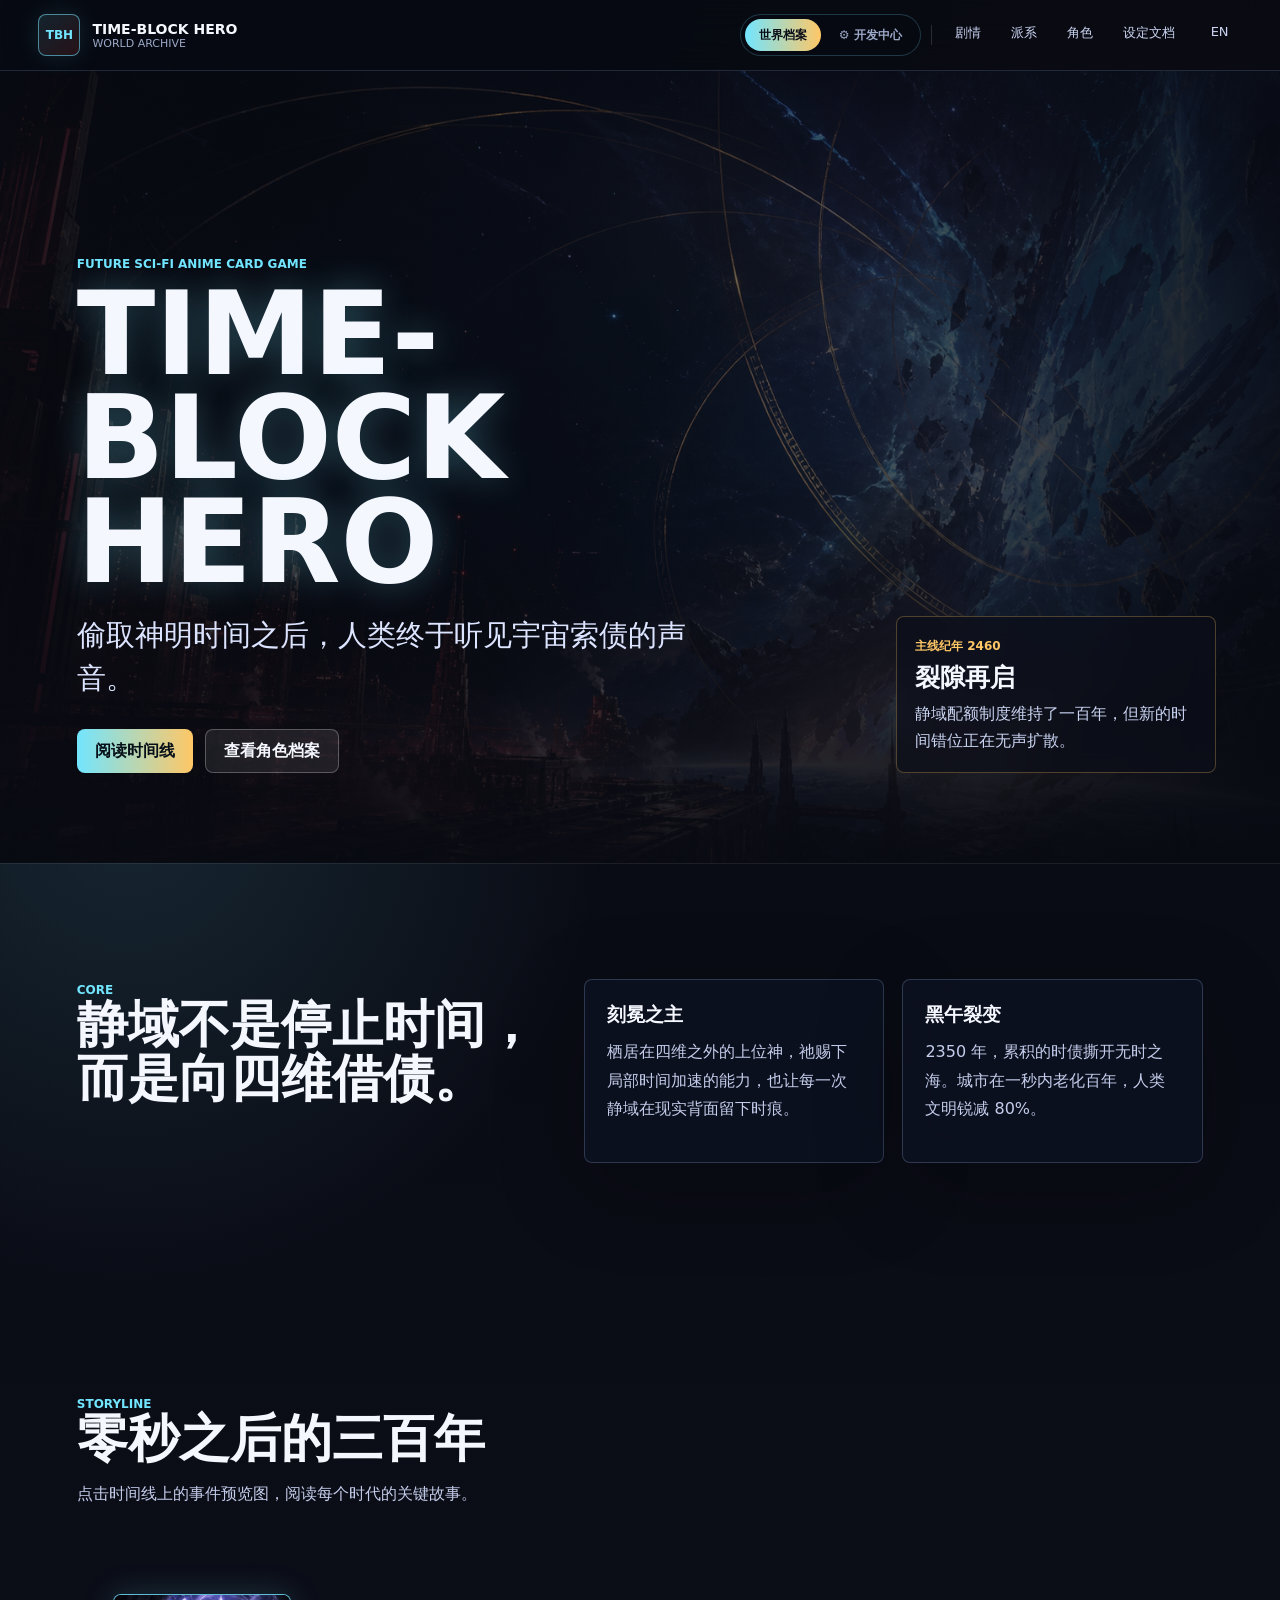
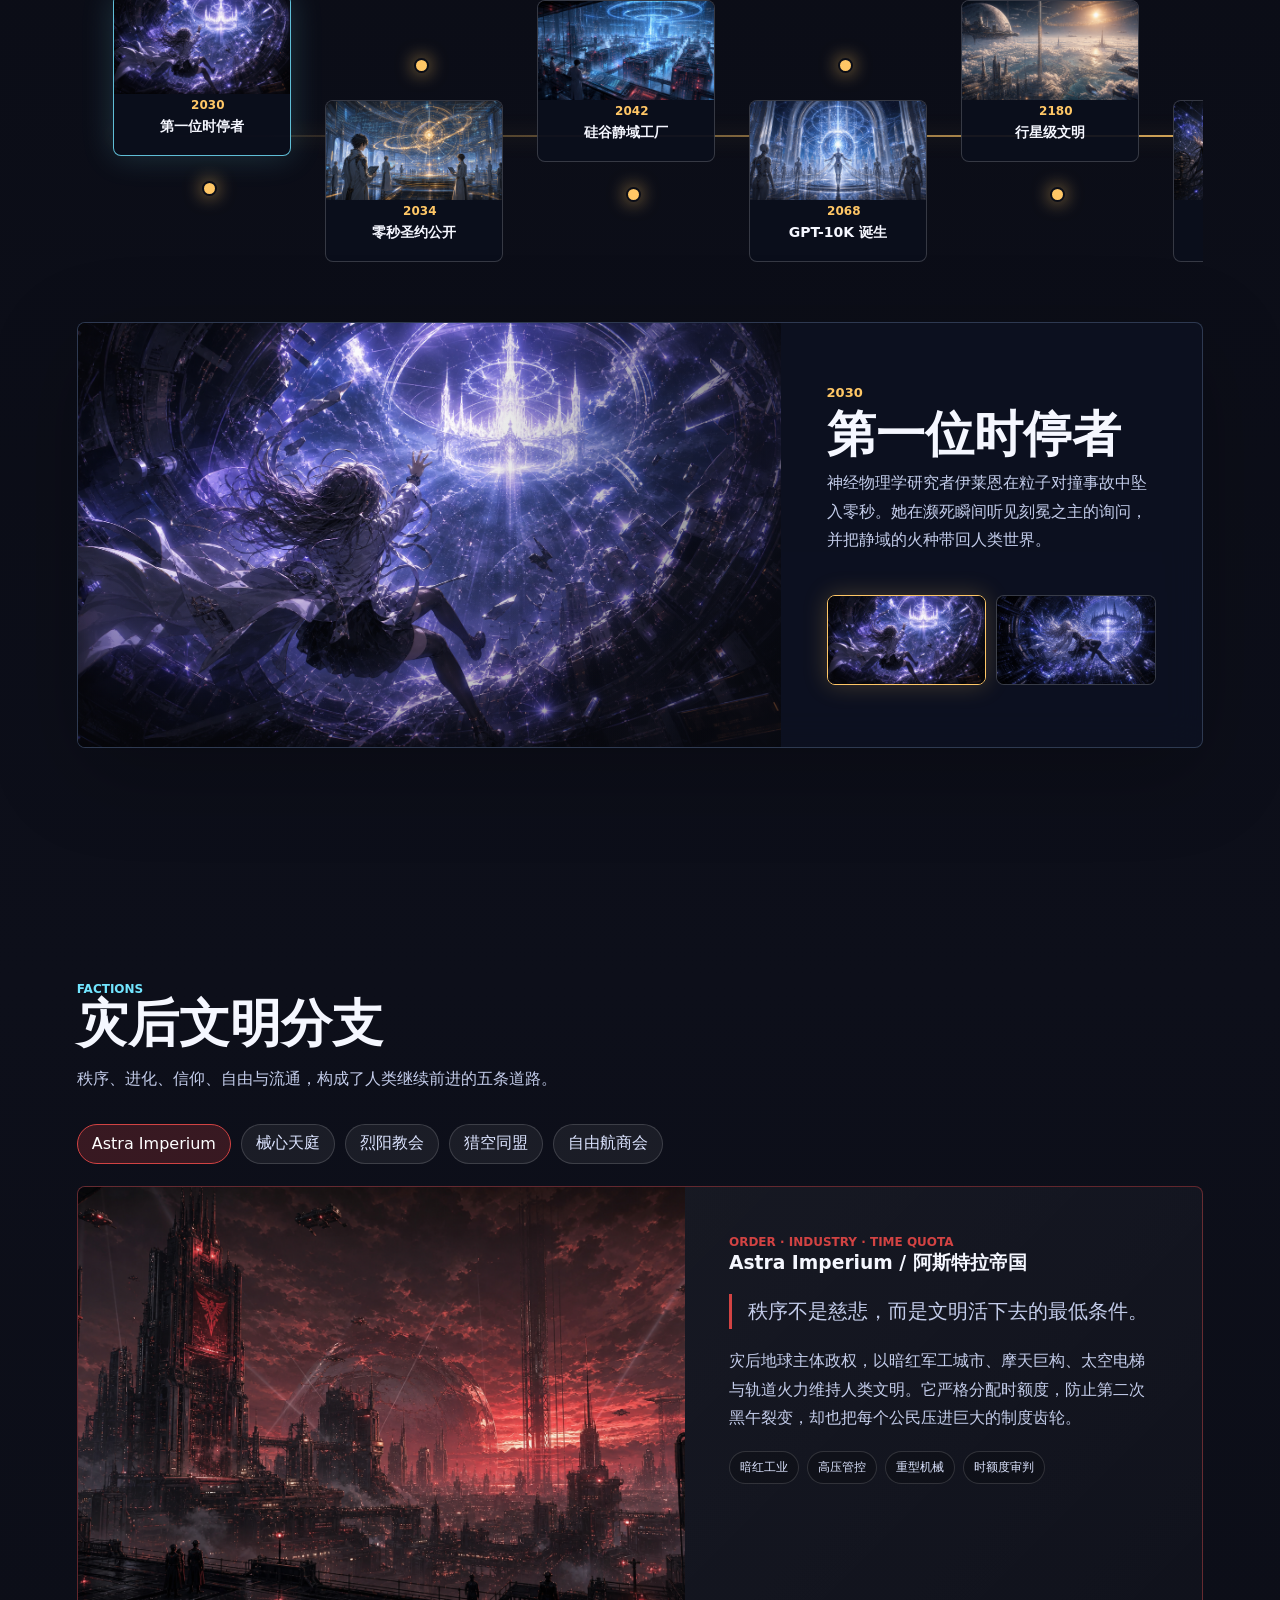
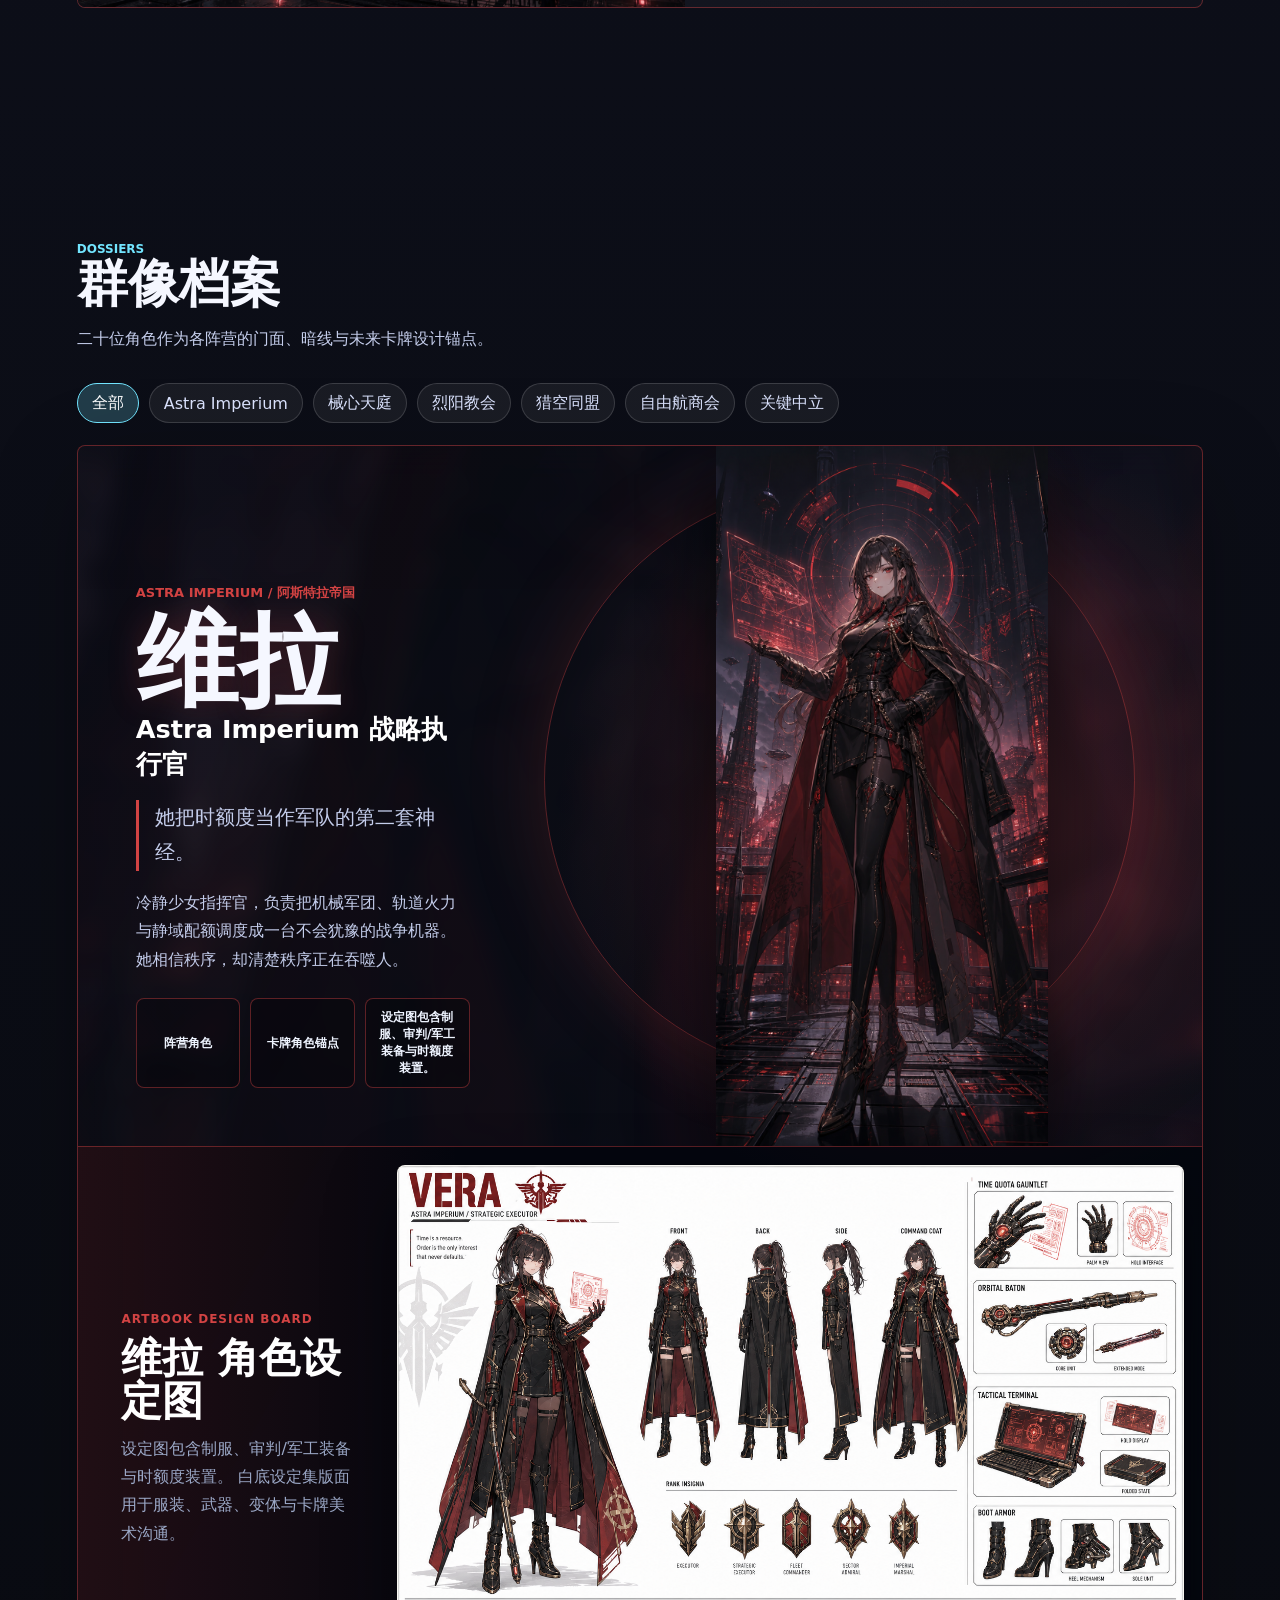
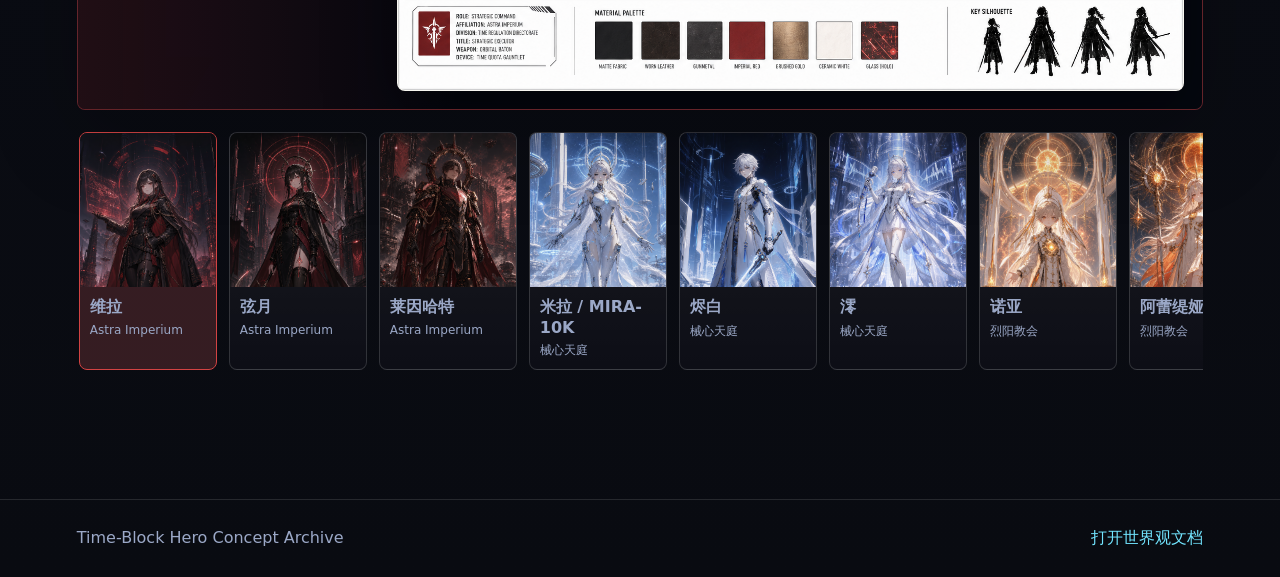
<file: index.html>
<!doctype html>
<html lang="zh-CN">
  <head>
    <meta charset="utf-8" />
    <meta name="viewport" content="width=device-width, initial-scale=1" />
    <title>Time-Block Hero | 世界观概念展示</title>
    <meta
      name="description"
      content="Time-Block Hero 的科幻二游风世界观、剧情时间线、派系概念与角色档案展示站。"
    />
    <link rel="stylesheet" href="./styles.css" />
  </head>
  <body>
    <header class="site-header">
      <a class="brand" href="#top" aria-label="Time-Block Hero 首页">
        <span class="brand-mark">TBH</span>
        <span>
          <strong>TIME-BLOCK HERO</strong>
          <small>World Archive</small>
        </span>
      </a>
      <nav class="nav" aria-label="页面导航">
        <div class="mode-toggle" role="group" aria-label="模式切换">
          <button class="mode-btn is-active" data-mode="archive" type="button">世界档案</button>
          <button class="mode-btn" data-mode="devhub" type="button">⚙ 开发中心</button>
        </div>
        <span class="nav-divider"></span>
        <div class="nav-links nav-archive-links">
          <a href="#timeline">剧情</a>
          <a href="#factions">派系</a>
          <a href="#characters">角色</a>
          <a href="#" id="worldBibleBtn">设定文档</a>
        </div>
        <div class="nav-links nav-devhub-links" style="display:none">
          <a href="#dev-intro">游戏介绍</a>
          <a href="#dev-rules">游戏规则</a>
          <a href="#dev-progress">设计进度</a>
          <a href="#dev-cards">卡牌中心</a>
          <a href="#dev-assets">资产库</a>
        </div>
        <a href="./index-en.html" class="nav-lang">EN</a>
      </nav>
    </header>

    <main id="top">
      <section class="hero-section" aria-labelledby="hero-title">
        <img class="hero-art" src="./assets/generated/hero-main.png" alt="" />
        <div class="hero-vignette"></div>
        <div class="hero-copy">
          <p class="eyebrow">Future Sci-Fi Anime Card Game</p>
          <h1 id="hero-title">TIME-BLOCK HERO</h1>
          <p class="hero-line">偷取神明时间之后，人类终于听见宇宙索债的声音。</p>
          <div class="hero-actions">
            <a class="primary-link" href="#timeline">阅读时间线</a>
            <a class="secondary-link" href="#characters">查看角色档案</a>
          </div>
        </div>
        <aside class="hero-status" aria-label="世界状态">
          <span>主线纪年 2460</span>
          <strong>裂隙再启</strong>
          <p>静域配额制度维持了一百年，但新的时间错位正在无声扩散。</p>
        </aside>
      </section>

      <section class="section intro-grid" aria-label="核心设定">
        <article>
          <span class="section-kicker">CORE</span>
          <h2>静域不是停止时间，而是向四维借债。</h2>
        </article>
        <article class="glass-panel">
          <h3>刻冕之主</h3>
          <p>栖居在四维之外的上位神，祂赐下局部时间加速的能力，也让每一次静域在现实背面留下时痕。</p>
        </article>
        <article class="glass-panel">
          <h3>黑午裂变</h3>
          <p>2350 年，累积的时债撕开无时之海。城市在一秒内老化百年，人类文明锐减 80%。</p>
        </article>
      </section>

      <section id="timeline" class="section timeline-section" aria-labelledby="timeline-title">
        <div class="section-heading">
          <span class="section-kicker">STORYLINE</span>
          <h2 id="timeline-title">零秒之后的三百年</h2>
          <p>点击时间线上的事件预览图，阅读每个时代的关键故事。</p>
        </div>
        <div class="timeline-shell">
          <div class="timeline-track" id="timelineTrack" aria-label="剧情时间线"></div>
        </div>
        <article class="detail-panel" id="timelineDetail" aria-live="polite"></article>
      </section>

      <section id="factions" class="section factions-section" aria-labelledby="factions-title">
        <div class="section-heading">
          <span class="section-kicker">FACTIONS</span>
          <h2 id="factions-title">灾后文明分支</h2>
          <p>秩序、进化、信仰、自由与流通，构成了人类继续前进的五条道路。</p>
        </div>
        <div class="faction-tabs" id="factionTabs" aria-label="派系切换"></div>
        <div class="faction-feature" id="factionFeature"></div>
      </section>

      <section id="characters" class="section characters-section" aria-labelledby="characters-title">
        <div class="section-heading">
          <span class="section-kicker">DOSSIERS</span>
          <h2 id="characters-title">群像档案</h2>
          <p>二十位角色作为各阵营的门面、暗线与未来卡牌设计锚点。</p>
        </div>
        <div class="character-filters" id="characterFilters" aria-label="角色筛选"></div>
        <div class="character-layout">
          <div class="character-list" id="characterList" aria-label="角色列表"></div>
          <article class="character-detail" id="characterDetail" aria-live="polite"></article>
        </div>
      </section>
    </main>

    <!-- ═══════════════════════════════════════════════════════ -->
    <!--  开发中心 DEV HUB                                       -->
    <!-- ═══════════════════════════════════════════════════════ -->
    <div id="devhub-main" style="display:none">

      <!-- Dev Hub 概览 Hero -->
      <section class="devhub-hero section">
        <div class="devhub-hero-content">
          <span class="section-kicker">INTERNAL DEV HUB · TIME-BLOCK HERO</span>
          <h2>开发中心</h2>
          <p>游戏介绍、规则文档、设计进度与资产索引的内部集合站。<br>在这里跟踪项目当前状态，对齐团队设计方向。</p>
          <div class="devhub-status-bar">
            <span class="status-chip chip-wip">🔨 开发中</span>
            <span class="devhub-meta">卡牌游戏 · 科幻二次元 · Unity 6 · 20 角色</span>
          </div>
        </div>
        <div class="devhub-quick-nav">
          <a class="quick-nav-card" href="#dev-intro">
            <span class="quick-nav-icon">📖</span>
            <strong>游戏介绍</strong>
            <span>核心设定与玩法概述</span>
          </a>
          <a class="quick-nav-card" href="#dev-rules">
            <span class="quick-nav-icon">📋</span>
            <strong>游戏规则</strong>
            <span>卡牌机制与对战流程</span>
          </a>
          <a class="quick-nav-card" href="#dev-progress">
            <span class="quick-nav-icon">📊</span>
            <strong>设计进度</strong>
            <span>角色 · 派系 · 卡牌</span>
          </a>
          <a class="quick-nav-card" href="#dev-cards">
            <span class="quick-nav-icon">🃏</span>
            <strong>卡牌中心</strong>
            <span>浏览 &amp; 筛选所有卡牌</span>
          </a>
          <a class="quick-nav-card" href="#dev-assets">
            <span class="quick-nav-icon">🎨</span>
            <strong>资产库</strong>
            <span>图档 · 设定图 · 派系图</span>
          </a>
        </div>
      </section>

      <!-- 游戏介绍 -->
      <section id="dev-intro" class="section" scroll-margin-top="92px">
        <div class="section-heading">
          <span class="section-kicker">GAME INTRO</span>
          <h2>游戏介绍</h2>
          <p>Time-Block Hero 的类型定位、核心循环与目标受众概述。</p>
        </div>
        <div class="dev-intro-grid">
          <div class="glass-panel dev-card">
            <div class="dev-card-header">
              <span class="dev-card-icon">🎮</span>
              <h3>游戏类型</h3>
            </div>
            <p>热座双人策略卡牌游戏，结合牌组构建与格子战术战斗。玩家构建主牌组与额外牌组，在 16×8 格子棋盘上部署随从、施放法术，消灭对方英雄即获胜。</p>
            <div class="tag-grid">
              <span>牌组构建</span>
              <span>格子战术</span>
              <span>热座双人</span>
              <span>科幻二次元</span>
            </div>
          </div>
          <div class="glass-panel dev-card">
            <div class="dev-card-header">
              <span class="dev-card-icon">🔄</span>
              <h3>四阶段核心循环</h3>
            </div>
            <ul class="dev-list">
              <li><strong>回合开始</strong> — 各自抽 5 张牌，触发"回合开始"效果</li>
              <li><strong>静域阶段 (Time-Stop)</strong> — 双方同时将手牌放置到棋盘，遵循箭头影响规则</li>
              <li><strong>时移阶段 (Time-Move)</strong> — 按顺序移动随从、发动攻击、施放法术</li>
              <li><strong>回合结束</strong> — 弃手牌、清除法术格、重置充能 &amp; 护甲；约 15 回合一局</li>
            </ul>
          </div>
          <div class="glass-panel dev-card">
            <div class="dev-card-header">
              <span class="dev-card-icon">⚡</span>
              <h3>三种资源</h3>
            </div>
            <div class="rules-card-types" style="gap:14px">
              <div class="rules-card-type">
                <span class="card-type-badge badge-domain">星能</span>
                <span>从额外牌组购买强力卡牌加入主牌组</span>
              </div>
              <div class="rules-card-type">
                <span class="card-type-badge badge-hero">充能</span>
                <span>进入射击模式，自由分配对任意敌方单位造成伤害</span>
              </div>
              <div class="rules-card-type">
                <span class="card-type-badge badge-faction">护甲</span>
                <span>消耗 1 护甲抵消 1 点充能伤害；回合结束时清空</span>
              </div>
            </div>
          </div>
          <div class="glass-panel dev-card">
            <div class="dev-card-header">
              <span class="dev-card-icon">🖥</span>
              <h3>平台 &amp; 当前状态</h3>
            </div>
            <div class="tag-grid">
              <span>Unity 6 (URP)</span>
              <span>数字版</span>
              <span>Milestone 2 进行中</span>
            </div>
            <p style="margin-top:12px;font-size:13px;color:var(--muted)">核心战斗、出牌/效果/触发系统已完成；牌组构建 UI、射击模式、美术资产待开发。</p>
          </div>
        </div>
      </section>

      <!-- 游戏规则 -->
      <section id="dev-rules" class="section">
        <div class="section-heading">
          <span class="section-kicker">GAME RULES</span>
          <h2>游戏规则</h2>
          <p>以下为规则结构框架，请上传规则文档后替换内容。</p>
        </div>
        <div class="rules-grid">

          <!-- 01 卡牌类型 -->
          <div class="glass-panel rules-panel">
            <div class="rules-panel-header">
              <span class="rules-number">01</span>
              <h3>卡牌类型</h3>
            </div>
            <div class="rules-card-types">
              <div class="rules-card-type">
                <span class="card-type-badge badge-hero">随从</span>
                <span>留在棋盘上直到被消灭；有攻击/血量/移速属性</span>
              </div>
              <div class="rules-card-type" style="padding-left:20px">
                <span class="card-type-badge" style="background:rgba(210,67,67,0.12);color:#f77;border:1px solid rgba(210,67,67,0.3)">英雄</span>
                <span>特殊随从，每人同时只能有一张；被消灭即败</span>
              </div>
              <div class="rules-card-type">
                <span class="card-type-badge badge-domain">法术</span>
                <span>回合结束时清除；占据格子可阻挡随从移动路径</span>
              </div>
            </div>
            <p style="margin-top:12px;font-size:13px;color:var(--muted)">所有卡牌均带有方向箭头，决定你可放置卡牌的合法区域。</p>
          </div>

          <!-- 02 回合流程 -->
          <div class="glass-panel rules-panel">
            <div class="rules-panel-header">
              <span class="rules-number">02</span>
              <h3>回合流程</h3>
            </div>
            <ol class="dev-list dev-list-ordered">
              <li><strong>回合开始</strong> — 各自从主牌组抽 5 张牌；主牌组耗尽时重洗弃牌堆</li>
              <li><strong>静域阶段 (Time-Stop)</strong> — 双方同时出牌到棋盘，遵循箭头放置规则；资源法术放置后不立即生效</li>
              <li><strong>时移阶段 (Time-Move)</strong> — 按顺序移动/攻击/施法；出牌少的玩家先手，出牌数相同则先按结束键者先手</li>
              <li><strong>回合结束</strong> — 弃手牌 → 清除所有法术格 → 重置未使用的充能和护甲</li>
            </ol>
          </div>

          <!-- 03 放置规则 -->
          <div class="glass-panel rules-panel">
            <div class="rules-panel-header">
              <span class="rules-number">03</span>
              <h3>放置规则 &amp; 箭头系统</h3>
            </div>
            <ul class="dev-list">
              <li>卡牌只能放在己方领地内的格子</li>
              <li>目标格必须被至少一个己方"箭头"所指向</li>
              <li>放置卡牌可能需要支付费用：星能（自动扣除）、释放随从（牺牲己方单位）或弃牌</li>
              <li>取消支付时，所有已选择的代价全部回滚</li>
            </ul>
          </div>

          <!-- 04 战斗 & 移动 -->
          <div class="glass-panel rules-panel">
            <div class="rules-panel-header">
              <span class="rules-number">04</span>
              <h3>战斗 &amp; 移动</h3>
            </div>
            <ul class="dev-list">
              <li>随从每回合可消耗移速点数多次移动（每步耗 1 点）</li>
              <li>攻击为双向同步结算：攻击方与防御方同时承受对方的攻击值</li>
              <li>随从消灭敌方后，可花费 1 移速前进至该格</li>
              <li><strong>射击模式</strong>：累积充能后点击充能计数器进入，点击敌方单位分配伤害；护甲优先抵消充能伤害</li>
            </ul>
          </div>

          <!-- 05 牌组构建 -->
          <div class="glass-panel rules-panel">
            <div class="rules-panel-header">
              <span class="rules-number">05</span>
              <h3>牌组构建</h3>
            </div>
            <ul class="dev-list">
              <li><strong>主牌组</strong>：恰好 10 张；所有卡牌星能费用总和 ≤ 5</li>
              <li><strong>额外牌组</strong>：恰好 30 张；游戏中用星能购买加入主牌组</li>
              <li><strong>职业限制</strong>：只能选用本职业卡 + 中立卡</li>
            </ul>
            <div class="rules-card-types" style="margin-top:10px">
              <div class="rules-card-type"><span class="card-type-badge badge-event" style="min-width:72px">Common</span><span>最多 5 张</span></div>
              <div class="rules-card-type"><span class="card-type-badge badge-domain" style="min-width:72px">Rare</span><span>最多 3 张</span></div>
              <div class="rules-card-type"><span class="card-type-badge badge-hero" style="min-width:72px">Epic</span><span>最多 2 张</span></div>
              <div class="rules-card-type"><span class="card-type-badge badge-faction" style="min-width:72px">Legendary</span><span>最多 1 张</span></div>
            </div>
          </div>

          <!-- 06 卡牌效果触发时机 -->
          <div class="glass-panel rules-panel">
            <div class="rules-panel-header">
              <span class="rules-number">06</span>
              <h3>效果触发时机</h3>
            </div>
            <div class="rules-card-types">
              <div class="rules-card-type"><span class="card-type-badge badge-domain" style="min-width:90px;font-size:10px">OnPlace</span><span>放置瞬间立即触发（静域阶段）</span></div>
              <div class="rules-card-type"><span class="card-type-badge badge-event" style="min-width:90px;font-size:10px">OnTimeMoveStart</span><span>时移阶段开始时自动触发</span></div>
              <div class="rules-card-type"><span class="card-type-badge badge-faction" style="min-width:90px;font-size:10px">OnCast</span><span>玩家手动点击棋盘上的卡牌激活</span></div>
              <div class="rules-card-type"><span class="card-type-badge badge-hero" style="min-width:90px;font-size:10px">OnDeath</span><span>单位被消灭时触发</span></div>
              <div class="rules-card-type"><span class="card-type-badge badge-event" style="min-width:90px;font-size:10px">Aura</span><span>在场期间持续生效的被动效果</span></div>
            </div>
          </div>

        </div>
      </section>

      <!-- 设计进度 -->
      <section id="dev-progress" class="section">
        <div class="section-heading">
          <span class="section-kicker">DESIGN PROGRESS</span>
          <h2>设计进度</h2>
          <p>角色、派系与游戏系统当前设计状态总览。</p>
        </div>
        <!-- 开发 Milestone -->
        <h3 class="progress-sub-heading">开发里程碑</h3>
        <div class="milestone-board" id="milestoneBoard"></div>

        <!-- 角色设计状态 -->
        <h3 class="progress-sub-heading" style="margin-top:48px">角色设计状态</h3>
        <div class="progress-overview" id="progressOverview"></div>
        <div class="progress-board" id="progressBoard"></div>
      </section>

      <!-- 卡牌中心 -->
      <section id="dev-cards" class="section">
        <div class="section-heading">
          <span class="section-kicker">CARD CENTER</span>
          <h2>卡牌中心 · Card Center</h2>
          <p>所有卡牌档案，按势力、类型与稀有度筛选查看。</p>
        </div>

        <!-- 卡牌管理面板 -->
        <div class="card-mgmt-panel glass-panel">
          <div class="card-mgmt-header">
            <div>
              <strong>卡牌管理 · Card Management</strong>
              <span class="card-mgmt-hint" id="customCardCount" style="display:none"></span>
            </div>
            <button class="card-create-btn" id="cardCreateBtn" type="button">＋ 新建卡牌</button>
          </div>
          <!-- 自定义卡牌快速列表（已隐藏，卡牌直接显示在下方网格）-->
          <div class="custom-cards-list" id="customCardsList" style="display:none"></div>
          <!-- 种族管理（折叠） -->
          <details class="race-details">
            <summary class="race-summary">种族管理 · Race Manager</summary>
            <div class="race-inner">
              <p class="race-manager-hint">内置种族以金色显示，不可删除。自定义种族可在卡牌编辑器中使用，数据保存在本地浏览器。</p>
              <div class="race-tags-row" id="raceTagsRow"></div>
              <div class="race-input-row">
                <input type="text" id="raceInput" placeholder="输入新种族名称 / New race name..." class="race-input" maxlength="32" />
                <button class="race-add-btn" id="raceAddBtn" type="button">+ 添加</button>
              </div>
            </div>
          </details>
        </div>

        <!-- 词条编辑器 -->
        <details class="race-details" id="keywordDetails">
        <summary class="race-summary">词条编辑 · Keyword Editor</summary>
        <div class="race-inner">
        <p class="race-manager-hint">词条会显示为带框高亮标签（参考 LoR 风格），可插入卡牌效果说明。内置词条以金色显示，不可删除。</p>
        <div class="keyword-list" id="keywordList"></div>
        <div class="keyword-add-row">
          <button class="race-add-btn" id="keywordAddBtn" type="button">＋ 新建词条</button>
        </div>
        </div>
        </details>

        <!-- 筛选器 -->
        <div class="card-filter-panel" id="cardFilterPanel"></div>

        <!-- 工具栏 -->
        <div class="card-toolbar">
          <input type="text" id="cardSearch" placeholder="搜索卡牌名称 / Search cards..." class="card-search-input" />
          <div class="card-sort-row">
            <span class="card-filter-label">排序</span>
            <select id="cardSortKey" class="card-sort-select">
              <option value="default">默认</option>
              <option value="rarity">稀有度</option>
              <option value="cost">费用</option>
            </select>
            <button id="cardSortDir" class="card-sort-dir-btn" type="button" title="切换排序方向">↑</button>
          </div>
          <span class="card-count-label" id="cardCountLabel"></span>
        </div>

        <!-- 卡牌网格 -->
        <div class="card-center-grid" id="cardCenterGrid"></div>
      </section>

      <!-- 资产库 -->
      <section id="dev-assets" class="section">
        <div class="section-heading">
          <span class="section-kicker">ASSET LIBRARY</span>
          <h2>资产库</h2>
          <p>所有已生成的图档，按类型分类浏览。</p>
        </div>
        <div class="asset-tabs" id="assetTabs"></div>
        <div class="asset-grid" id="assetGrid"></div>
      </section>

    </div>
    <!-- /devhub-main -->

    <footer class="site-footer">
      <span>Time-Block Hero Concept Archive</span>
      <a href="../Docs/TimeBlock_World_Bible.md">打开世界观文档</a>
    </footer>

    <!-- ═══════════════ 卡牌编辑器 Modal ═══════════════ -->
    <div id="cardEditorOverlay" class="card-editor-overlay" style="display:none" aria-modal="true" role="dialog">
      <div class="card-editor-modal">
        <!-- 头部 -->
        <div class="card-editor-head">
          <h3 id="cardEditorTitle">新建卡牌</h3>
          <button class="card-editor-close" id="cardEditorClose" type="button" aria-label="关闭">✕</button>
        </div>

        <!-- 表单主体 -->
        <div class="card-editor-body">
          <form id="cardEditorForm" class="card-editor-form" novalidate>

            <!-- §1 基本信息 -->
            <div class="form-section">
              <h4 class="form-section-title">基本信息</h4>
              <div class="form-row">
                <div class="form-field">
                  <label>中文名 <span class="req">*</span></label>
                  <input type="text" name="zh" required placeholder="卡牌中文名" />
                </div>
                <div class="form-field">
                  <label>英文名</label>
                  <input type="text" name="en" placeholder="English name" />
                </div>
              </div>
              <div class="form-row">
                <div class="form-field">
                  <label>UID <span class="form-hint">内置卡只读，自动分配</span></label>
                  <input type="number" name="uid" min="1" placeholder="自动分配" style="font-family:monospace;color:var(--cyan)" />
                </div>
                <div class="form-field"></div>
              </div>
              <div class="form-row">
                <div class="form-field">
                  <label>类型 <span class="req">*</span></label>
                  <select name="type" id="formType">
                    <option value="Minion">随从 · Minion</option>
                    <option value="Spell">法术 · Spell</option>
                  </select>
                </div>
                <div class="form-field">
                  <label>稀有度 <span class="req">*</span></label>
                  <select name="rarity">
                    <option value="Common">Common</option>
                    <option value="Rare">Rare</option>
                    <option value="Epic">Epic</option>
                    <option value="Legendary">Legendary</option>
                  </select>
                </div>
              </div>
              <div class="form-row">
                <div class="form-field">
                  <label>势力 <span class="req">*</span></label>
                  <select name="faction" id="formFaction"></select>
                </div>
                <div class="form-field">
                  <label>可收集性</label>
                  <select name="collect" id="formCollect">
                    <option value="Collectable">Collectable</option>
                    <option value="Uncollectable">Uncollectable (Token)</option>
                    <option value="InitHero">InitHero (英雄)</option>
                  </select>
                </div>
              </div>
              <div class="form-row">
                <div class="form-field">
                  <label>费用<span class="form-hint">英雄卡留空</span></label>
                  <input type="number" name="cost" min="0" max="20" placeholder="0" id="formCost" />
                </div>
                <div class="form-field">
                  <label>种族</label>
                  <select name="race" id="formRace">
                    <option value="">无</option>
                  </select>
                </div>
              </div>
            </div>

            <!-- §2 随从属性（Spell 隐藏） -->
            <div class="form-section" id="formMinionSection">
              <h4 class="form-section-title">随从属性</h4>
              <div class="form-row form-row-3">
                <div class="form-field">
                  <label>⚔ 攻击</label>
                  <input type="number" name="atk" min="0" placeholder="0" />
                </div>
                <div class="form-field">
                  <label>❤ 生命</label>
                  <input type="number" name="hp" min="0" placeholder="1" />
                </div>
                <div class="form-field">
                  <label>⚡ 移速</label>
                  <input type="number" name="spd" min="0" placeholder="0" />
                </div>
              </div>
            </div>

            <!-- §3 箭头方向 -->
            <div class="form-section">
              <h4 class="form-section-title">箭头方向<span class="form-hint">点击切换，可多选</span></h4>
              <div class="arrows-compass" id="arrowsCompass">
                <button type="button" data-dir="NW">↖</button>
                <button type="button" data-dir="N">↑</button>
                <button type="button" data-dir="NE">↗</button>
                <button type="button" data-dir="W">←</button>
                <span class="compass-center">◎</span>
                <button type="button" data-dir="E">→</button>
                <button type="button" data-dir="SW">↙</button>
                <button type="button" data-dir="S">↓</button>
                <button type="button" data-dir="SE">↘</button>
              </div>
              <input type="hidden" name="arrows" id="arrowsHidden" />
            </div>

            <!-- §4 效果与描述 -->
            <div class="form-section">
              <h4 class="form-section-title">效果与描述</h4>
              <div class="form-field form-field-full">
                <label>效果说明</label>
                <textarea name="effect" rows="3" placeholder="OnPlace: ...&#10;OnCast: ...&#10;OnDeath: ..."></textarea>
                <div class="kw-insert-bar" id="kwInsertBar"></div>
              </div>
              <div class="form-field form-field-full">
                <label>卡牌描述（风味文字）</label>
                <textarea name="desc" rows="2" placeholder="Flavor text..."></textarea>
              </div>
            </div>

          </form>
        </div>

        <!-- 底部操作 -->
        <div class="card-editor-footer">
          <button class="card-editor-del-btn" id="cardEditorDelete" type="button" style="display:none">🗑 删除卡牌</button>
          <div class="card-editor-footer-right">
            <button class="card-editor-cancel-btn" id="cardEditorCancel" type="button">取消</button>
            <button class="card-editor-save-btn" id="cardEditorSave" type="button">保存</button>
          </div>
        </div>
      </div>
    </div>

    <!-- 图片裁剪编辑器 -->
    <div id="imgCropOverlay" style="display:none;position:fixed;inset:0;z-index:500;background:rgba(5,7,15,0.92);backdrop-filter:blur(8px);align-items:center;justify-content:center;padding:20px;gap:24px">
      <!-- 左：编辑区 -->
      <div style="background:#0f1420;border:1px solid rgba(114,229,255,0.25);border-radius:12px;width:min(320px,42vw);display:flex;flex-direction:column;overflow:hidden;flex-shrink:0">
        <div style="padding:14px 18px;border-bottom:1px solid rgba(255,255,255,0.08);display:flex;align-items:center;justify-content:space-between">
          <strong style="color:#fff;font-size:14px">编辑图片</strong>
          <button id="cropClose" style="background:none;border:none;color:var(--muted);font-size:20px;cursor:pointer;line-height:1">×</button>
        </div>
        <div style="padding:8px 16px;font-size:11px;color:var(--muted);border-bottom:1px solid rgba(255,255,255,0.06)">拖动调整位置，滚轮或拖动滑块缩放</div>
        <div id="cropViewport" style="position:relative;width:100%;aspect-ratio:3/4;overflow:hidden;background:#080c18;cursor:grab">
          <img id="cropImg" style="position:absolute;transform-origin:0 0;user-select:none;-webkit-user-drag:none;max-width:none;pointer-events:none" />
        </div>
        <div style="padding:12px 16px;display:flex;align-items:center;gap:8px;border-top:1px solid rgba(255,255,255,0.06)">
          <span style="font-size:11px;color:var(--muted);width:24px">🔍</span>
          <input id="cropScale" type="range" min="10" max="400" value="100" style="flex:1" />
          <span id="cropScaleLabel" style="font-size:12px;color:var(--cyan);width:38px;text-align:right">100%</span>
        </div>
        <div style="padding:0 16px 14px;display:flex;gap:8px">
          <button id="cropReset" style="flex:1;height:34px;border:1px solid rgba(255,255,255,0.15);border-radius:6px;background:rgba(255,255,255,0.05);color:var(--muted);font:inherit;font-size:12px;cursor:pointer">重置</button>
          <button id="cropConfirm" style="flex:2;height:34px;border:none;border-radius:6px;background:var(--cyan);color:#000;font:inherit;font-size:13px;font-weight:700;cursor:pointer">✓ 确认并保存</button>
        </div>
      </div>

      <!-- 右：卡牌实时预览 -->
      <div style="display:flex;flex-direction:column;align-items:center;gap:10px;flex-shrink:0">
        <span style="font-size:11px;color:var(--muted);letter-spacing:0.06em;text-transform:uppercase">卡牌预览</span>
        <!-- 卡牌外壳（模拟真实卡牌）-->
        <div id="cropCardPreview" style="width:240px;aspect-ratio:3/4;border-radius:9px;overflow:hidden;border:2px solid rgba(114,229,255,0.4);position:relative;background:#0d1022;box-shadow:0 0 20px rgba(114,229,255,0.12)">
          <!-- 图片层 -->
          <img id="cropPreviewImg" style="position:absolute;transform-origin:0 0;pointer-events:none" />
          <!-- 渐变层 -->
          <div style="position:absolute;inset:0;background:linear-gradient(to bottom,transparent 0%,transparent 35%,rgba(6,8,18,0.55) 55%,rgba(6,8,18,0.82) 70%,rgba(6,8,18,0.96) 100%);pointer-events:none"></div>
          <!-- 内容占位（模拟名字/词条/三围）-->
          <div style="position:absolute;bottom:0;left:0;right:0;pointer-events:none">
            <div id="cropPreviewName" style="padding:5px 8px 2px;font-size:12px;font-weight:900;color:#fff;text-align:center;text-shadow:0 1px 4px rgba(0,0,0,0.9)"></div>
            <div id="cropPreviewTags" style="padding:2px 8px 3px;font-size:8px;font-weight:700;text-align:center;text-transform:uppercase;letter-spacing:0.05em;background:rgba(114,229,255,0.15);border-top:1px solid rgba(114,229,255,0.25);border-bottom:1px solid rgba(114,229,255,0.25)"></div>
            <div id="cropPreviewStats" style="display:grid;grid-template-columns:1fr 1fr 1fr;background:rgba(4,5,14,0.88);border-top:1px solid rgba(255,255,255,0.08)">
              <span id="cropPreviewAtk" style="padding:4px;font-size:14px;font-weight:900;color:#ff8a8a;text-align:center;border-right:1px solid rgba(255,255,255,0.08)"></span>
              <span id="cropPreviewSpd" style="padding:4px;font-size:14px;font-weight:900;color:var(--cyan);text-align:center"></span>
              <span id="cropPreviewHp" style="padding:4px;font-size:14px;font-weight:900;color:#7ddf8a;text-align:center;border-left:1px solid rgba(255,255,255,0.08)"></span>
            </div>
          </div>
        </div>
      </div>
    </div>

    <!-- 世界观文档弹窗 -->
    <div id="worldBibleOverlay" style="display:none;position:fixed;inset:0;z-index:300;background:rgba(5,7,15,0.96);backdrop-filter:blur(12px);overflow-y:auto">
      <div style="max-width:860px;margin:0 auto;padding:40px 24px 80px">
        <button id="worldBibleClose" style="position:fixed;top:20px;right:24px;background:rgba(255,255,255,0.08);border:1px solid rgba(255,255,255,0.15);border-radius:8px;color:#fff;font-size:14px;padding:8px 16px;cursor:pointer;z-index:10">✕ 关闭</button>
        <div id="worldBibleContent" class="world-bible-content"></div>
      </div>
    </div>

    <script src="./app.js"></script>
  </body>
</html>
</file>
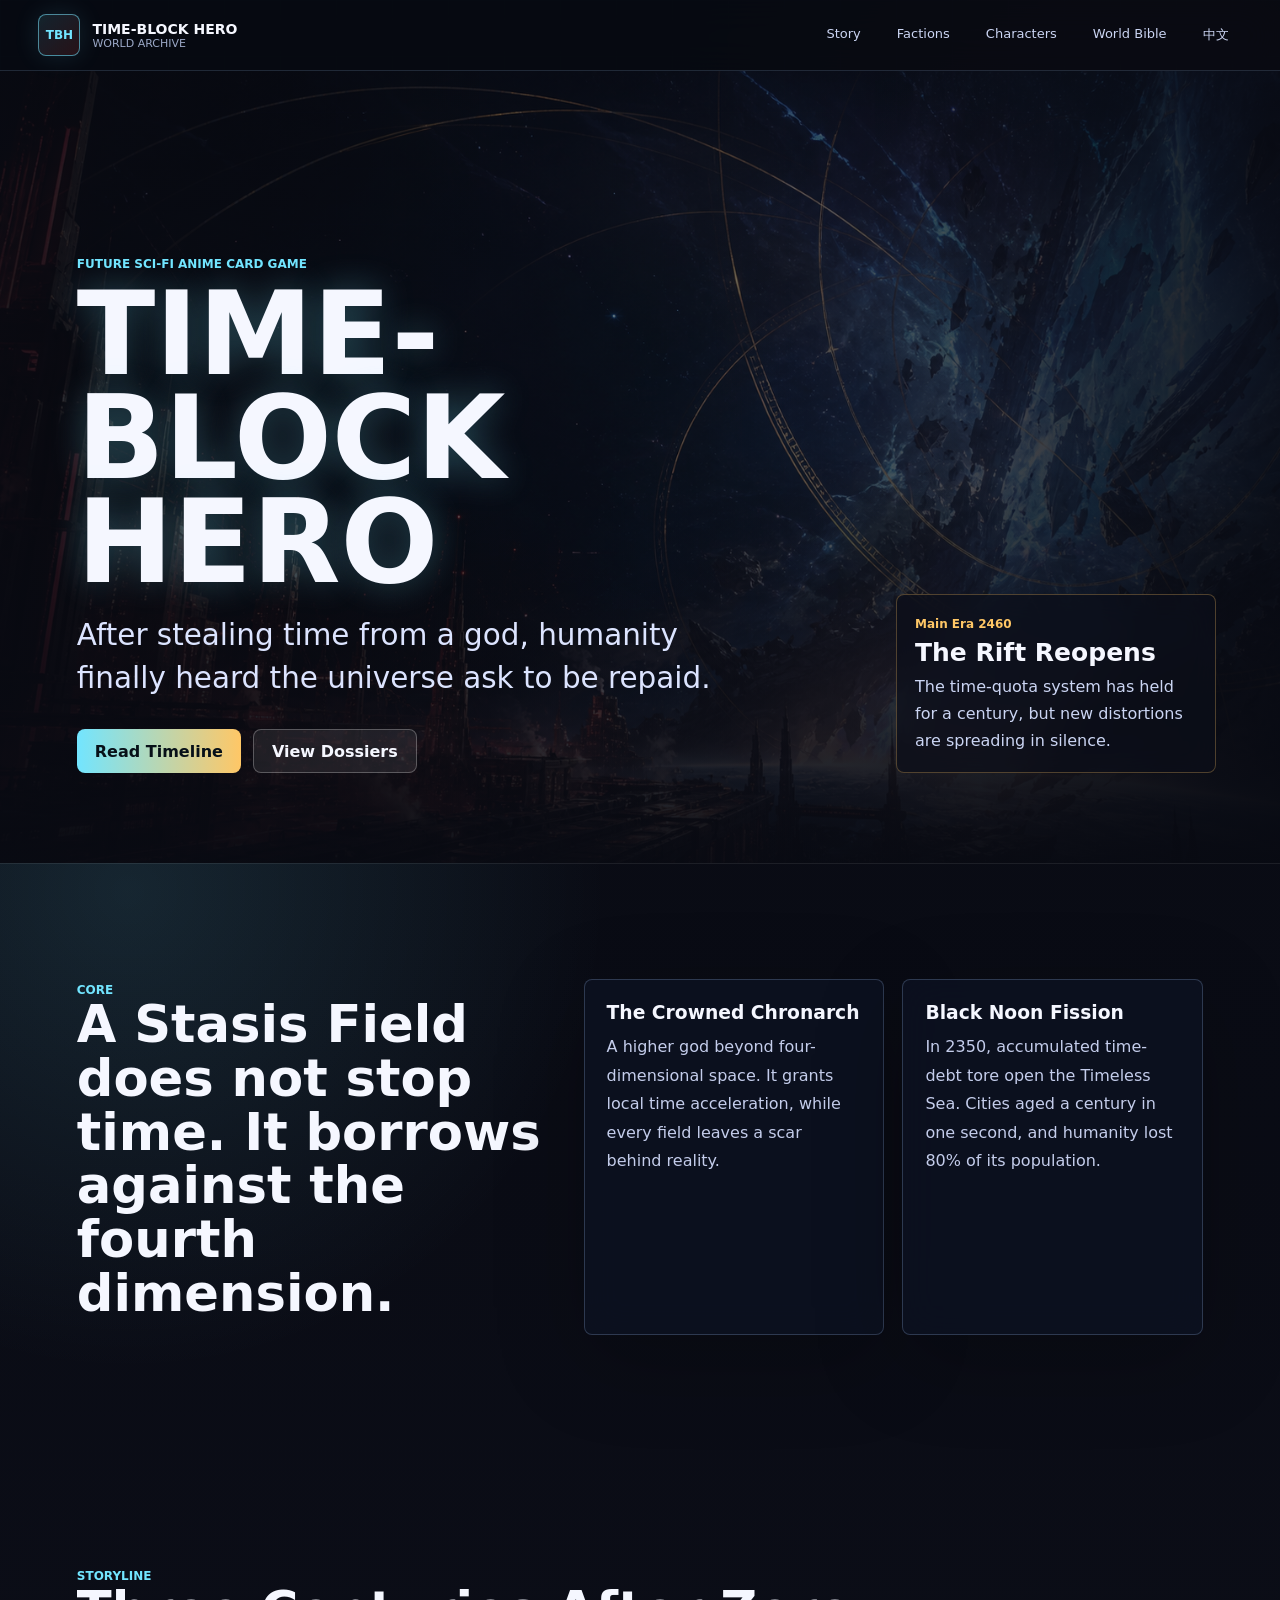
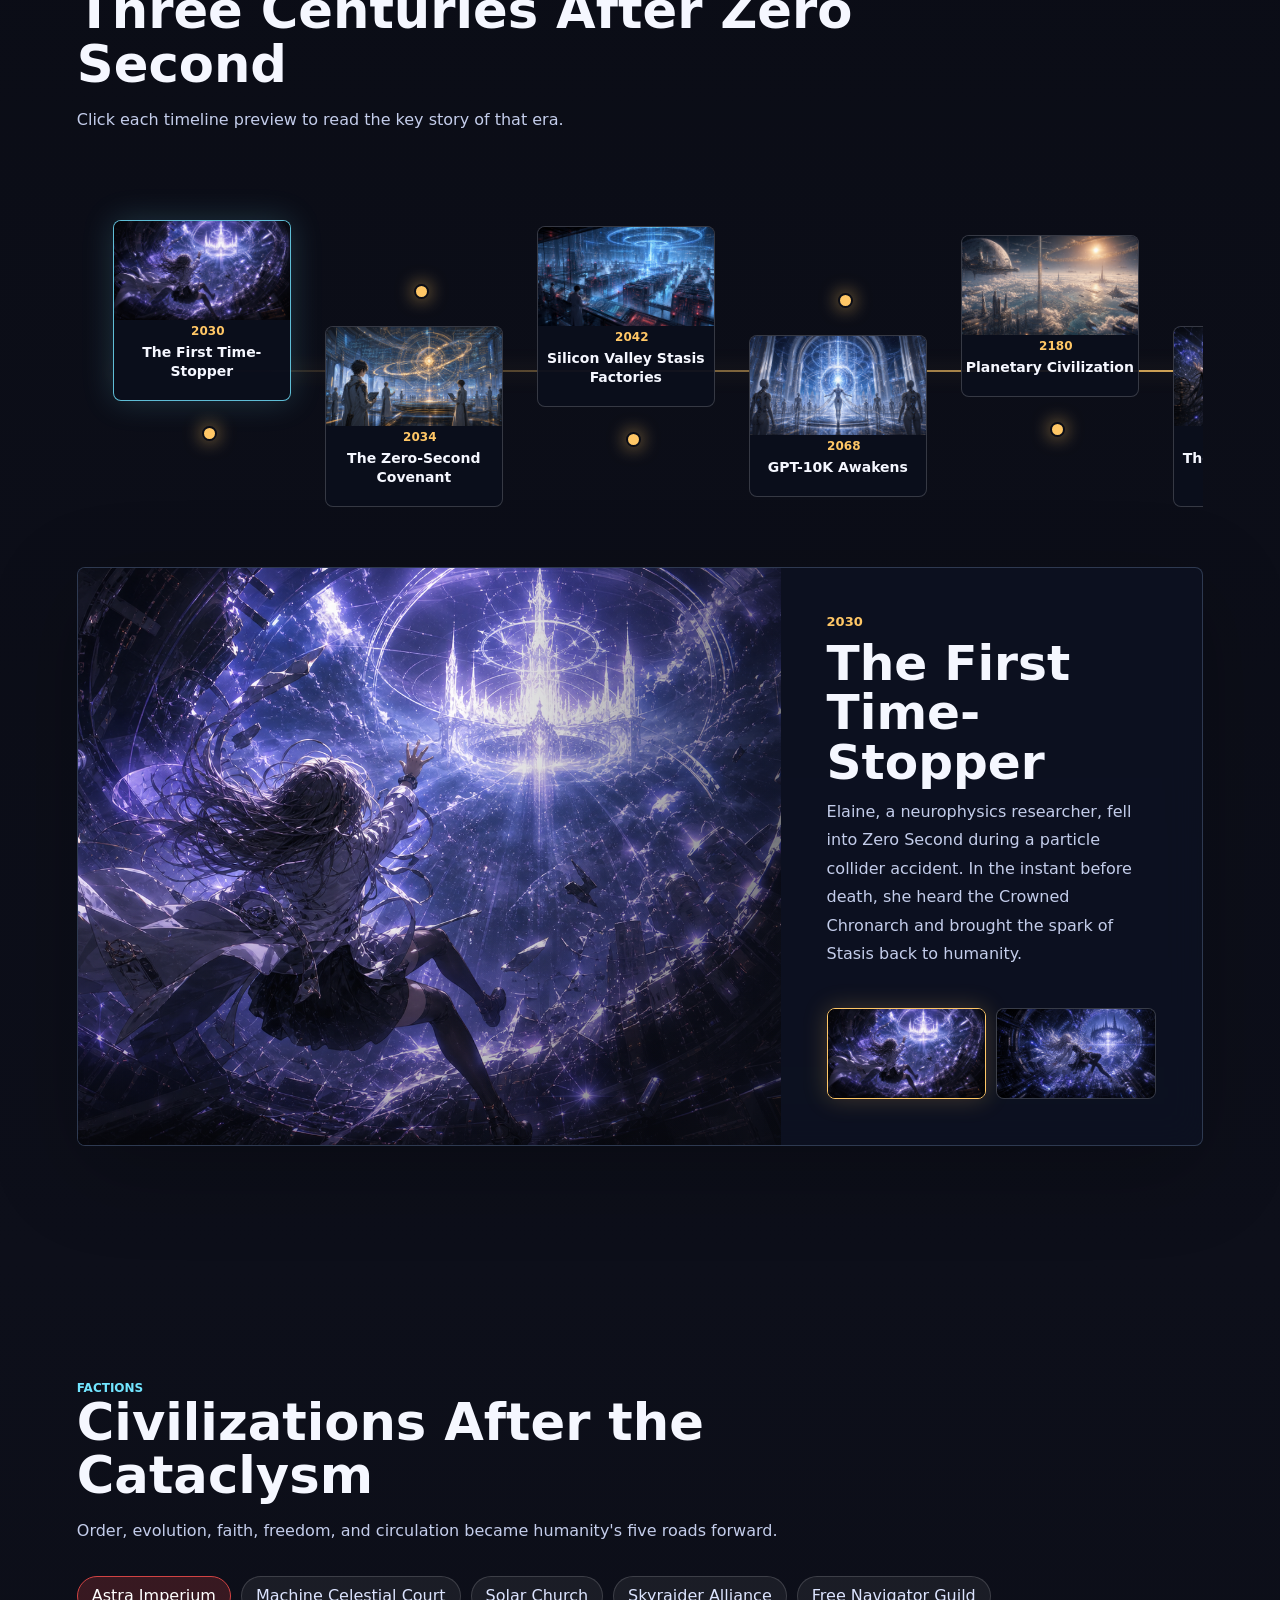
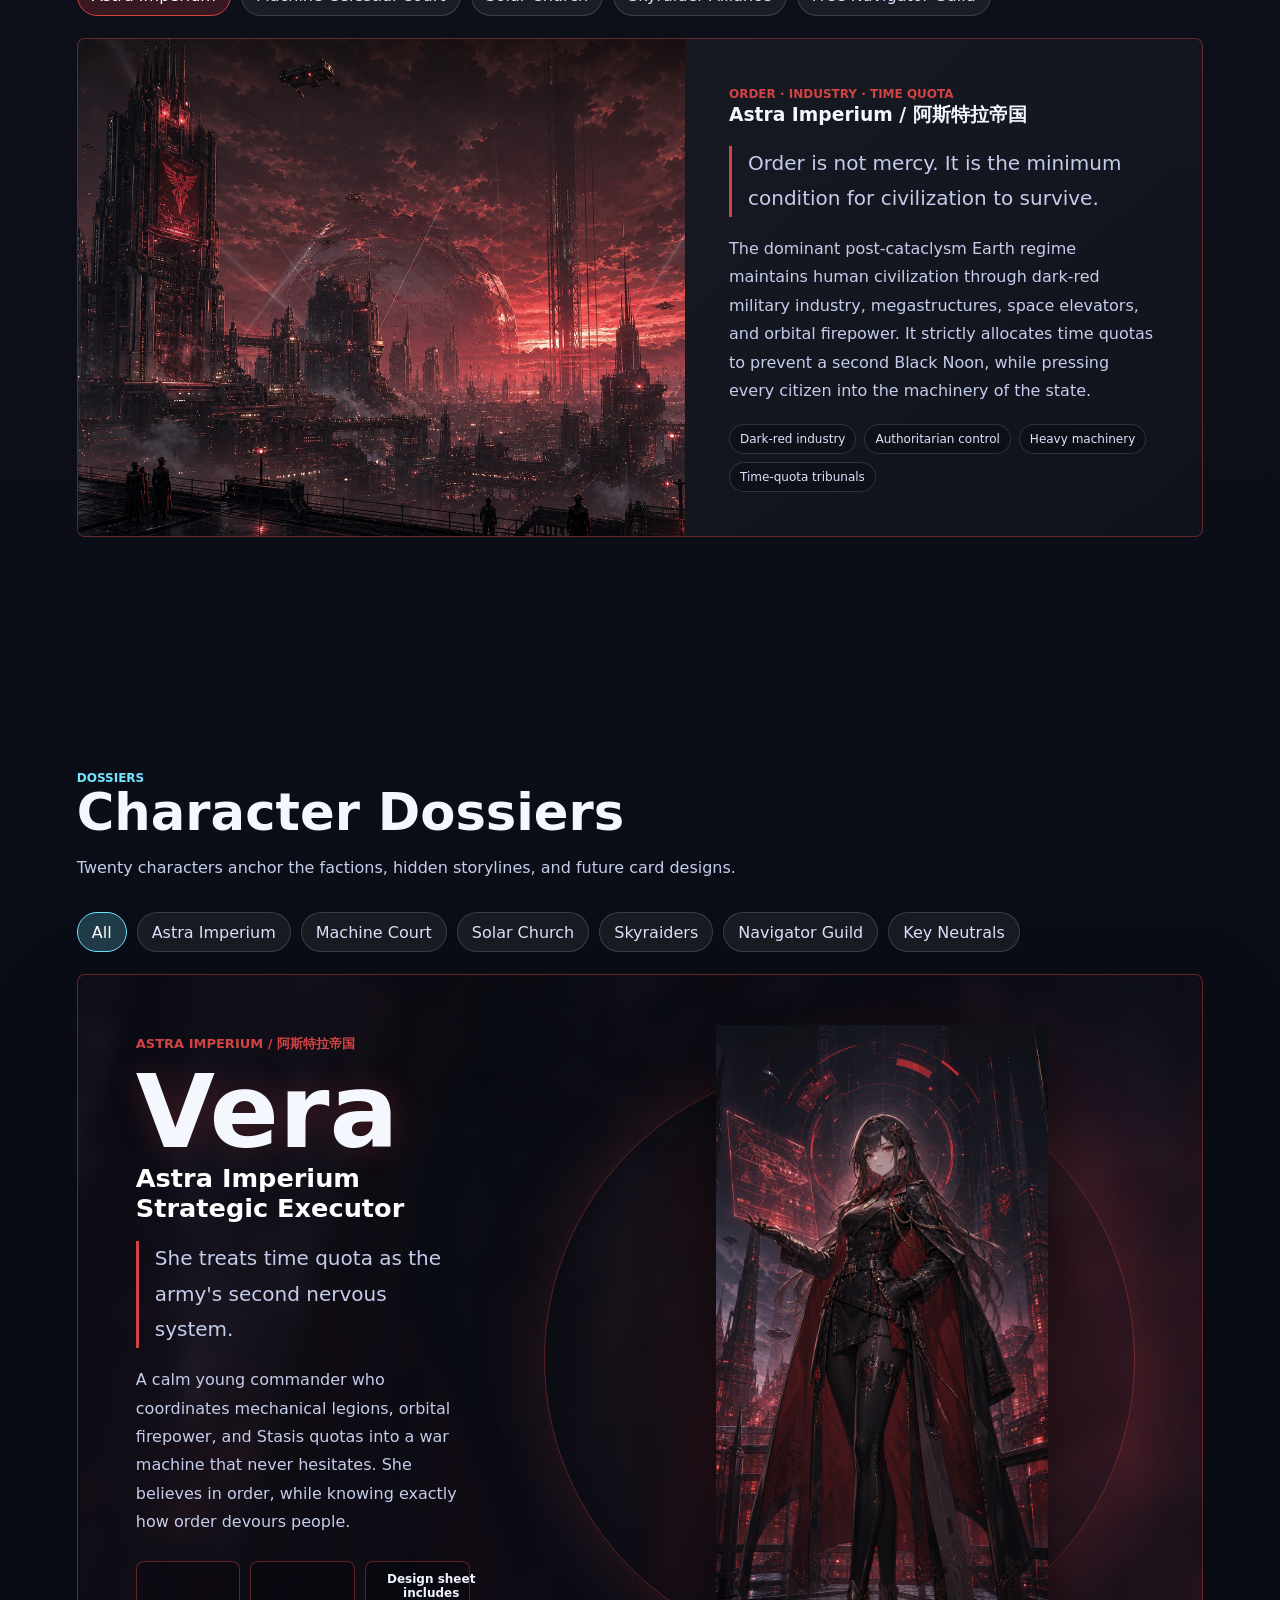
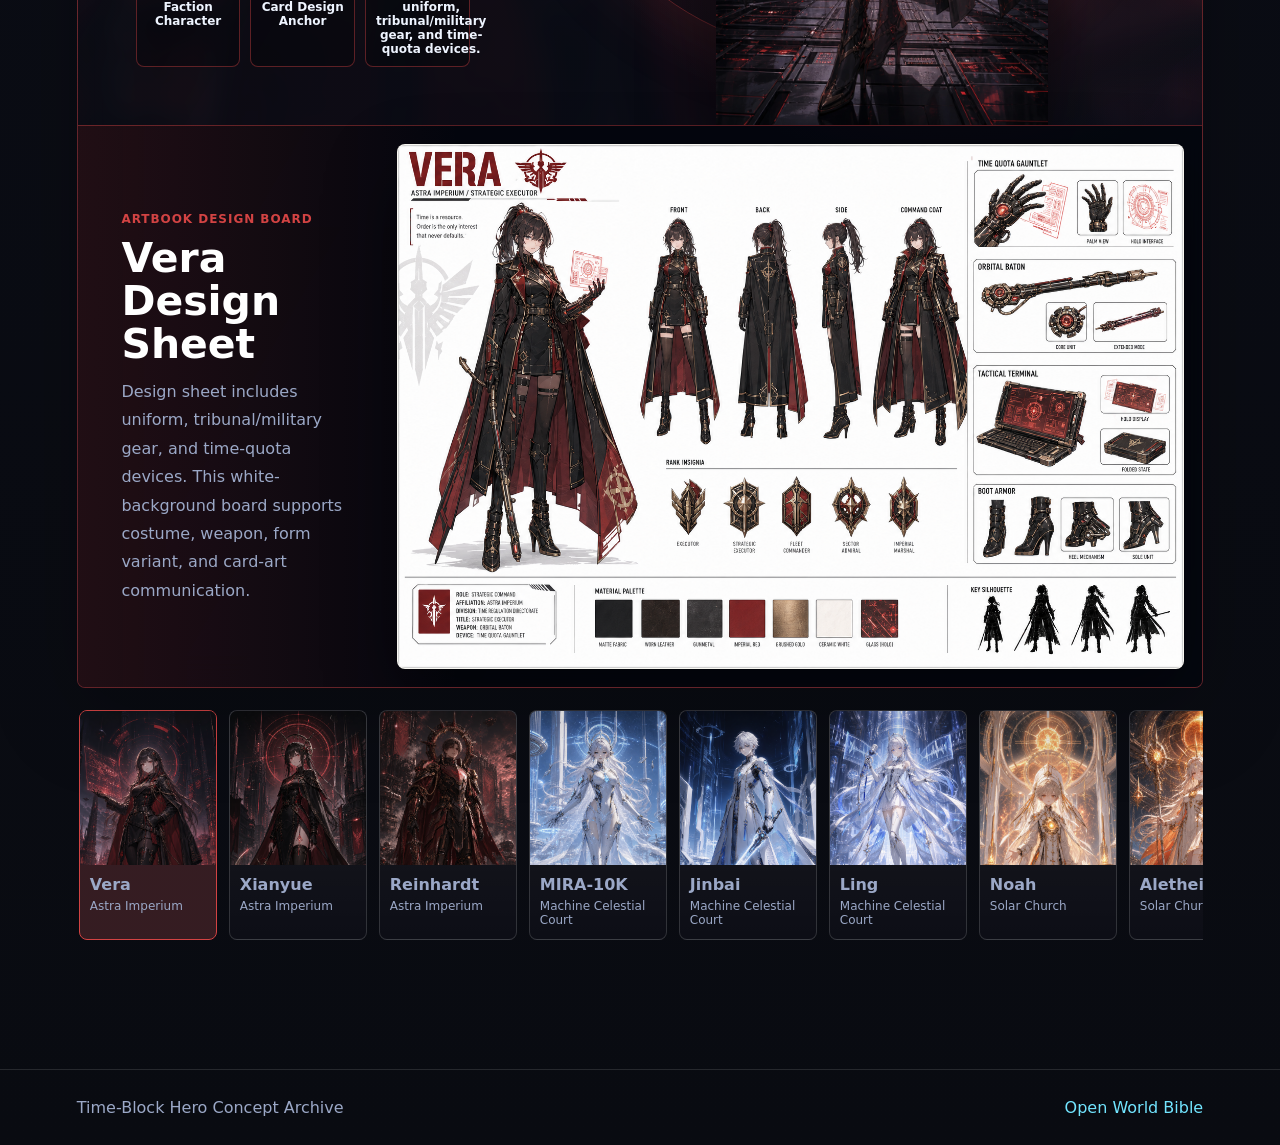
<file: index-en.html>
<!doctype html>
<html lang="en">
  <head>
    <meta charset="utf-8" />
    <meta name="viewport" content="width=device-width, initial-scale=1" />
    <title>Time-Block Hero | World Concept Archive</title>
    <meta
      name="description"
      content="A sci-fi anime world archive for Time-Block Hero, including story timeline, faction concepts, and character dossiers."
    />
    <link rel="stylesheet" href="./styles.css" />
  </head>
  <body>
    <header class="site-header">
      <a class="brand" href="#top" aria-label="Time-Block Hero home">
        <span class="brand-mark">TBH</span>
        <span>
          <strong>TIME-BLOCK HERO</strong>
          <small>World Archive</small>
        </span>
      </a>
      <nav class="nav" aria-label="Page navigation">
        <a href="#timeline">Story</a>
        <a href="#factions">Factions</a>
        <a href="#characters">Characters</a>
        <a href="../Docs/TimeBlock_World_Bible_EN.md">World Bible</a>
        <a href="./index.html">中文</a>
      </nav>
    </header>

    <main id="top">
      <section class="hero-section" aria-labelledby="hero-title">
        <img class="hero-art" src="./assets/generated/hero-main.png" alt="" />
        <div class="hero-vignette"></div>
        <div class="hero-copy">
          <p class="eyebrow">Future Sci-Fi Anime Card Game</p>
          <h1 id="hero-title">TIME-BLOCK HERO</h1>
          <p class="hero-line">After stealing time from a god, humanity finally heard the universe ask to be repaid.</p>
          <div class="hero-actions">
            <a class="primary-link" href="#timeline">Read Timeline</a>
            <a class="secondary-link" href="#characters">View Dossiers</a>
          </div>
        </div>
        <aside class="hero-status" aria-label="World status">
          <span>Main Era 2460</span>
          <strong>The Rift Reopens</strong>
          <p>The time-quota system has held for a century, but new distortions are spreading in silence.</p>
        </aside>
      </section>

      <section class="section intro-grid" aria-label="Core setting">
        <article>
          <span class="section-kicker">CORE</span>
          <h2>A Stasis Field does not stop time. It borrows against the fourth dimension.</h2>
        </article>
        <article class="glass-panel">
          <h3>The Crowned Chronarch</h3>
          <p>A higher god beyond four-dimensional space. It grants local time acceleration, while every field leaves a scar behind reality.</p>
        </article>
        <article class="glass-panel">
          <h3>Black Noon Fission</h3>
          <p>In 2350, accumulated time-debt tore open the Timeless Sea. Cities aged a century in one second, and humanity lost 80% of its population.</p>
        </article>
      </section>

      <section id="timeline" class="section timeline-section" aria-labelledby="timeline-title">
        <div class="section-heading">
          <span class="section-kicker">STORYLINE</span>
          <h2 id="timeline-title">Three Centuries After Zero Second</h2>
          <p>Click each timeline preview to read the key story of that era.</p>
        </div>
        <div class="timeline-shell">
          <div class="timeline-track" id="timelineTrack" aria-label="Story timeline"></div>
        </div>
        <article class="detail-panel" id="timelineDetail" aria-live="polite"></article>
      </section>

      <section id="factions" class="section factions-section" aria-labelledby="factions-title">
        <div class="section-heading">
          <span class="section-kicker">FACTIONS</span>
          <h2 id="factions-title">Civilizations After the Cataclysm</h2>
          <p>Order, evolution, faith, freedom, and circulation became humanity's five roads forward.</p>
        </div>
        <div class="faction-tabs" id="factionTabs" aria-label="Faction switcher"></div>
        <div class="faction-feature" id="factionFeature"></div>
      </section>

      <section id="characters" class="section characters-section" aria-labelledby="characters-title">
        <div class="section-heading">
          <span class="section-kicker">DOSSIERS</span>
          <h2 id="characters-title">Character Dossiers</h2>
          <p>Twenty characters anchor the factions, hidden storylines, and future card designs.</p>
        </div>
        <div class="character-filters" id="characterFilters" aria-label="Character filters"></div>
        <div class="character-layout">
          <div class="character-list" id="characterList" aria-label="Character list"></div>
          <article class="character-detail" id="characterDetail" aria-live="polite"></article>
        </div>
      </section>
    </main>

    <footer class="site-footer">
      <span>Time-Block Hero Concept Archive</span>
      <a href="../Docs/TimeBlock_World_Bible_EN.md">Open World Bible</a>
    </footer>

    <script src="./app-en.js"></script>
  </body>
</html>
</file>
<file: styles.css>
:root {
  --bg: #080a12;
  --bg-2: #101320;
  --text: #f5f7ff;
  --muted: #9ba8c7;
  --line: rgba(169, 203, 255, 0.22);
  --panel: rgba(13, 18, 35, 0.72);
  --cyan: #72e5ff;
  --gold: #ffc766;
  --red: #d24343;
  --blue: #66a6ff;
  --orange: #ff8a3d;
  --green: #36f0a4;
  --radius: 8px;
}

* {
  box-sizing: border-box;
}

html {
  scroll-behavior: smooth;
}

body {
  margin: 0;
  background:
    radial-gradient(circle at 10% 15%, rgba(114, 229, 255, 0.12), transparent 30rem),
    radial-gradient(circle at 90% 5%, rgba(210, 67, 67, 0.16), transparent 34rem),
    linear-gradient(180deg, #080a12 0%, #0d0f1a 48%, #090b11 100%);
  color: var(--text);
  font-family:
    Inter, "SF Pro Display", "PingFang SC", "Microsoft YaHei", system-ui, sans-serif;
  letter-spacing: 0;
}

body::before {
  position: fixed;
  inset: 0;
  z-index: -2;
  pointer-events: none;
  content: "";
  background-image:
    linear-gradient(rgba(120, 180, 255, 0.06) 1px, transparent 1px),
    linear-gradient(90deg, rgba(120, 180, 255, 0.05) 1px, transparent 1px);
  background-size: 56px 56px;
  mask-image: linear-gradient(to bottom, rgba(0, 0, 0, 0.7), transparent 86%);
}

a {
  color: inherit;
  text-decoration: none;
}

button {
  font: inherit;
}

.site-header {
  position: sticky;
  top: 0;
  z-index: 20;
  display: flex;
  align-items: center;
  justify-content: space-between;
  gap: 24px;
  padding: 14px clamp(18px, 3vw, 44px);
  border-bottom: 1px solid rgba(169, 203, 255, 0.16);
  background: rgba(7, 10, 18, 0.82);
  backdrop-filter: blur(18px);
}

.brand {
  display: inline-flex;
  align-items: center;
  gap: 12px;
  min-width: 0;
}

.brand-mark {
  display: grid;
  width: 42px;
  height: 42px;
  place-items: center;
  border: 1px solid rgba(114, 229, 255, 0.55);
  border-radius: var(--radius);
  color: var(--cyan);
  background: linear-gradient(135deg, rgba(114, 229, 255, 0.12), rgba(210, 67, 67, 0.16));
  box-shadow: 0 0 26px rgba(114, 229, 255, 0.12);
  font-size: 12px;
  font-weight: 800;
}

.brand strong {
  display: block;
  font-size: 14px;
}

.brand small {
  display: block;
  color: var(--muted);
  font-size: 11px;
  text-transform: uppercase;
}

.nav {
  display: flex;
  flex-wrap: wrap;
  justify-content: flex-end;
  gap: 10px;
}

.nav a {
  padding: 9px 12px;
  border: 1px solid transparent;
  border-radius: 999px;
  color: #cbd5f3;
  font-size: 13px;
}

.nav a:hover,
.nav a:focus-visible {
  border-color: rgba(114, 229, 255, 0.45);
  color: #fff;
  outline: none;
  background: rgba(114, 229, 255, 0.08);
}

.hero-section {
  position: relative;
  min-height: 88svh;
  display: grid;
  align-items: end;
  overflow: hidden;
  padding: clamp(84px, 10vw, 132px) clamp(18px, 6vw, 86px) clamp(52px, 8vw, 90px);
}

.hero-art {
  position: absolute;
  inset: 0;
  z-index: -2;
  width: 100%;
  height: 100%;
  object-fit: cover;
  opacity: 0.88;
}

.hero-vignette {
  position: absolute;
  inset: 0;
  z-index: -1;
  background:
    linear-gradient(90deg, rgba(8, 10, 18, 0.88), rgba(8, 10, 18, 0.46), rgba(8, 10, 18, 0.92)),
    linear-gradient(0deg, rgba(8, 10, 18, 0.92), transparent 48%);
}

.hero-copy {
  width: min(780px, 100%);
}

.eyebrow,
.section-kicker {
  margin: 0 0 12px;
  color: var(--cyan);
  font-size: 12px;
  font-weight: 800;
  text-transform: uppercase;
}

h1,
h2,
h3,
p {
  margin-top: 0;
}

h1 {
  margin-bottom: 20px;
  font-size: clamp(52px, 9vw, 124px);
  line-height: 0.9;
  letter-spacing: 0;
  text-shadow: 0 0 34px rgba(114, 229, 255, 0.28);
}

h2 {
  margin-bottom: 14px;
  font-size: clamp(30px, 4vw, 56px);
  line-height: 1.05;
}

h3 {
  margin-bottom: 10px;
}

.hero-line {
  max-width: 640px;
  color: #dce4ff;
  font-size: clamp(20px, 2.3vw, 31px);
  line-height: 1.45;
}

.hero-actions {
  display: flex;
  flex-wrap: wrap;
  gap: 12px;
  margin-top: 28px;
}

.primary-link,
.secondary-link {
  display: inline-flex;
  align-items: center;
  justify-content: center;
  min-height: 44px;
  padding: 0 18px;
  border-radius: var(--radius);
  font-weight: 800;
}

.primary-link {
  color: #071018;
  background: linear-gradient(90deg, var(--cyan), var(--gold));
}

.secondary-link {
  border: 1px solid rgba(255, 255, 255, 0.26);
  background: rgba(255, 255, 255, 0.08);
}

.hero-status {
  position: absolute;
  right: clamp(18px, 5vw, 78px);
  bottom: clamp(28px, 7vw, 92px);
  width: min(320px, calc(100% - 36px));
  padding: 18px;
  border: 1px solid rgba(255, 199, 102, 0.28);
  border-radius: var(--radius);
  background: rgba(12, 14, 26, 0.72);
  backdrop-filter: blur(14px);
}

.hero-status span {
  color: var(--gold);
  font-size: 12px;
  font-weight: 800;
}

.hero-status strong {
  display: block;
  margin: 6px 0;
  font-size: 25px;
}

.hero-status p {
  margin: 0;
  color: #cbd5f3;
  line-height: 1.7;
}

.section {
  padding: clamp(64px, 9vw, 118px) clamp(18px, 6vw, 86px);
  scroll-margin-top: 92px;
}

.intro-grid {
  display: grid;
  grid-template-columns: minmax(280px, 1.3fr) repeat(2, minmax(220px, 0.8fr));
  gap: 18px;
  border-top: 1px solid rgba(255, 255, 255, 0.08);
}

.glass-panel,
.detail-panel,
.character-detail {
  border: 1px solid var(--line);
  border-radius: var(--radius);
  background: var(--panel);
  box-shadow: 0 24px 90px rgba(0, 0, 0, 0.24);
  backdrop-filter: blur(18px);
}

.glass-panel {
  padding: 22px;
}

.glass-panel p,
.section-heading p,
.detail-panel p,
.character-detail p,
.faction-copy p {
  color: #c4cdeb;
  line-height: 1.78;
}

.section-heading {
  max-width: 860px;
  margin-bottom: 30px;
}

.timeline-shell {
  overflow-x: auto;
  padding: 34px 0 24px;
  scrollbar-color: rgba(255, 199, 102, 0.72) rgba(255, 255, 255, 0.1);
}

.timeline-shell::-webkit-scrollbar,
.character-list::-webkit-scrollbar {
  height: 10px;
  width: 10px;
}

.timeline-shell::-webkit-scrollbar-track,
.character-list::-webkit-scrollbar-track {
  background: rgba(255, 255, 255, 0.08);
  border-radius: 999px;
}

.timeline-shell::-webkit-scrollbar-thumb,
.character-list::-webkit-scrollbar-thumb {
  border-radius: 999px;
  background: linear-gradient(90deg, rgba(114, 229, 255, 0.75), rgba(255, 199, 102, 0.75));
}

.timeline-track {
  position: relative;
  display: grid;
  grid-auto-flow: column;
  grid-auto-columns: 178px;
  align-items: center;
  gap: 34px;
  min-width: max-content;
  padding: 76px 36px 88px;
}

.timeline-track::before {
  position: absolute;
  left: 32px;
  right: 32px;
  top: 50%;
  height: 2px;
  content: "";
  background: linear-gradient(90deg, transparent, rgba(255, 199, 102, 0.95), transparent);
  box-shadow: 0 0 20px rgba(255, 199, 102, 0.35);
}

.event-card {
  position: relative;
  width: 178px;
  padding: 0;
  border: 1px solid rgba(255, 255, 255, 0.18);
  border-radius: var(--radius);
  color: var(--text);
  background: rgba(11, 15, 29, 0.92);
  cursor: pointer;
  transition: transform 180ms ease, border-color 180ms ease, box-shadow 180ms ease;
}

.event-card:nth-child(odd) {
  transform: translateY(-48px);
}

.event-card:nth-child(even) {
  transform: translateY(52px);
}

.event-card:hover,
.event-card.is-active {
  border-color: rgba(114, 229, 255, 0.82);
  box-shadow: 0 0 32px rgba(114, 229, 255, 0.18);
}

.event-card:hover:nth-child(odd),
.event-card.is-active:nth-child(odd) {
  transform: translateY(-54px);
}

.event-card:hover:nth-child(even),
.event-card.is-active:nth-child(even) {
  transform: translateY(46px);
}

.event-card::after {
  position: absolute;
  left: 50%;
  width: 11px;
  height: 11px;
  border: 2px solid #0a0d17;
  border-radius: 50%;
  content: "";
  background: var(--gold);
  box-shadow: 0 0 18px rgba(255, 199, 102, 0.75);
}

.event-card:nth-child(odd)::after {
  bottom: -41px;
}

.event-card:nth-child(even)::after {
  top: -43px;
}

.event-card img {
  display: block;
  width: 100%;
  aspect-ratio: 16 / 9;
  object-fit: cover;
  border-radius: calc(var(--radius) - 1px) calc(var(--radius) - 1px) 0 0;
}

.event-meta {
  padding: 11px 12px 13px;
}

.event-meta span {
  color: var(--gold);
  font-size: 12px;
  font-weight: 900;
}

.event-meta strong {
  display: block;
  margin-top: 4px;
  font-size: 14px;
  line-height: 1.35;
}

.detail-panel {
  display: grid;
  grid-template-columns: minmax(420px, 1.25fr) minmax(320px, 0.75fr);
  gap: 0;
  overflow: hidden;
  padding: 0;
}

.story-art {
  position: relative;
  min-height: 420px;
  overflow: hidden;
}

.story-art::after {
  position: absolute;
  inset: 0;
  content: "";
  background:
    linear-gradient(90deg, transparent 55%, rgba(8, 10, 18, 0.55)),
    linear-gradient(0deg, rgba(8, 10, 18, 0.35), transparent 46%);
  pointer-events: none;
}

.story-art img {
  width: 100%;
  height: 100%;
  min-height: 420px;
  object-fit: cover;
  border-radius: 0;
}

.story-copy {
  display: flex;
  flex-direction: column;
  justify-content: center;
  min-height: 420px;
  padding: clamp(24px, 4vw, 46px);
}

.detail-panel .year {
  color: var(--gold);
  font-size: 13px;
  font-weight: 900;
}

.story-copy h3 {
  margin-top: 10px;
  font-size: clamp(28px, 3.8vw, 54px);
  line-height: 1.02;
}

.story-gallery {
  display: grid;
  grid-template-columns: repeat(auto-fit, minmax(86px, 1fr));
  gap: 10px;
  margin-top: 24px;
}

.story-gallery button {
  overflow: hidden;
  padding: 0;
  border: 1px solid rgba(255, 255, 255, 0.14);
  border-radius: var(--radius);
  background: rgba(255, 255, 255, 0.05);
  cursor: pointer;
}

.story-gallery button.is-active {
  border-color: var(--gold);
  box-shadow: 0 0 24px rgba(255, 199, 102, 0.22);
}

.story-gallery img {
  display: block;
  width: 100%;
  aspect-ratio: 16 / 9;
  object-fit: cover;
}

.faction-tabs,
.character-filters {
  display: flex;
  flex-wrap: wrap;
  gap: 10px;
  margin-bottom: 22px;
}

.tab-button,
.filter-button,
.character-card {
  border: 1px solid rgba(255, 255, 255, 0.15);
  color: #dce4ff;
  background: rgba(255, 255, 255, 0.06);
  cursor: pointer;
}

.tab-button,
.filter-button {
  min-height: 40px;
  padding: 0 14px;
  border-radius: 999px;
}

.tab-button.is-active,
.filter-button.is-active {
  border-color: var(--accent, var(--cyan));
  color: #fff;
  background: color-mix(in srgb, var(--accent, var(--cyan)) 22%, transparent);
}

.faction-feature {
  display: grid;
  grid-template-columns: minmax(280px, 1.08fr) minmax(300px, 0.92fr);
  overflow: hidden;
  border: 1px solid color-mix(in srgb, var(--accent, var(--cyan)) 42%, transparent);
  border-radius: var(--radius);
  background: linear-gradient(135deg, rgba(255, 255, 255, 0.06), rgba(255, 255, 255, 0.02));
}

.faction-feature img {
  width: 100%;
  height: 100%;
  min-height: 420px;
  object-fit: cover;
}

.faction-copy {
  padding: clamp(24px, 4vw, 44px);
}

.faction-copy .code {
  color: var(--accent, var(--cyan));
  font-size: 12px;
  font-weight: 900;
  text-transform: uppercase;
}

.tag-grid {
  display: flex;
  flex-wrap: wrap;
  gap: 8px;
  margin-top: 18px;
}

.tag-grid span {
  padding: 7px 10px;
  border: 1px solid rgba(255, 255, 255, 0.14);
  border-radius: 999px;
  color: #dce4ff;
  background: rgba(0, 0, 0, 0.18);
  font-size: 12px;
}

.characters-section {
  overflow: hidden;
}

.character-layout {
  display: flex;
  flex-direction: column-reverse;
  gap: 18px;
}

.character-list {
  display: grid;
  grid-auto-flow: column;
  grid-auto-columns: 138px;
  overflow-x: auto;
  gap: 12px;
  padding: 4px 2px 14px;
  scrollbar-color: rgba(114, 229, 255, 0.72) rgba(255, 255, 255, 0.08);
}

.character-card {
  position: relative;
  display: grid;
  grid-template-rows: 154px auto;
  gap: 0;
  width: 100%;
  overflow: hidden;
  padding: 0;
  border-radius: var(--radius);
  text-align: left;
  background:
    linear-gradient(180deg, rgba(255, 255, 255, 0.08), rgba(255, 255, 255, 0.02)),
    rgba(8, 10, 18, 0.88);
}

.character-card.is-active {
  border-color: var(--accent, var(--cyan));
  background: color-mix(in srgb, var(--accent, var(--cyan)) 18%, rgba(255, 255, 255, 0.04));
}

.character-card img {
  width: 100%;
  height: 154px;
  object-fit: cover;
  object-position: center top;
  filter: saturate(0.9);
}

.character-card-copy {
  min-height: 74px;
  padding: 10px;
}

.character-card strong {
  display: block;
  margin: 0 0 5px;
  font-size: 16px;
}

.character-card span {
  display: block;
  color: var(--muted);
  font-size: 12px;
}

.character-detail {
  position: relative;
  display: flex;
  flex-direction: column;
  gap: 0;
  overflow: hidden;
  border-color: color-mix(in srgb, var(--accent, var(--cyan)) 46%, transparent);
  background:
    radial-gradient(circle at 78% 30%, color-mix(in srgb, var(--accent, var(--cyan)) 28%, transparent), transparent 32%),
    linear-gradient(120deg, rgba(8, 10, 18, 0.96), rgba(10, 15, 28, 0.72));
}

.operator-stage {
  position: relative;
  display: grid;
  grid-template-columns: minmax(310px, 0.8fr) minmax(340px, 1.2fr);
  min-height: 700px;
  overflow: hidden;
}

.operator-backdrop {
  position: absolute;
  inset: 0;
  opacity: 0.12;
  filter: blur(10px) saturate(1.3);
  transform: scale(1.08);
}

.operator-backdrop img {
  width: 100%;
  height: 100%;
  object-fit: cover;
}

.operator-info {
  position: relative;
  z-index: 2;
  align-self: end;
  padding: clamp(28px, 5vw, 58px);
}

.operator-info .role {
  color: var(--accent, var(--cyan));
  font-size: 13px;
  font-weight: 900;
  text-transform: uppercase;
}

.operator-info h3 {
  margin: 14px 0 6px;
  font-size: clamp(56px, 8vw, 112px);
  line-height: 0.88;
  text-shadow: 0 0 32px color-mix(in srgb, var(--accent, var(--cyan)) 26%, transparent);
}

.operator-info > strong {
  display: block;
  color: #fff;
  font-size: clamp(18px, 2vw, 30px);
}

.operator-info p:not(.quote) {
  max-width: 620px;
}

.operator-stats {
  display: grid;
  grid-template-columns: repeat(3, minmax(0, 1fr));
  gap: 10px;
  max-width: 620px;
  margin-top: 24px;
}

.operator-stats span {
  min-height: 54px;
  display: grid;
  place-items: center;
  padding: 10px;
  border: 1px solid color-mix(in srgb, var(--accent, var(--cyan)) 42%, transparent);
  border-radius: var(--radius);
  background: rgba(0, 0, 0, 0.22);
  color: #eef4ff;
  font-size: 12px;
  font-weight: 800;
  text-align: center;
}

.operator-portrait {
  position: relative;
  z-index: 1;
  align-self: end;
  min-height: 700px;
}

.operator-portrait::before {
  position: absolute;
  right: 10%;
  bottom: 10%;
  width: min(46vw, 620px);
  aspect-ratio: 1;
  border: 1px solid color-mix(in srgb, var(--accent, var(--cyan)) 40%, transparent);
  border-radius: 50%;
  content: "";
  box-shadow: 0 0 80px color-mix(in srgb, var(--accent, var(--cyan)) 18%, transparent);
}

.operator-portrait img {
  position: absolute;
  right: 0;
  bottom: 0;
  width: min(54vw, 640px);
  height: 100%;
  object-fit: contain;
  object-position: center bottom;
  filter: drop-shadow(0 28px 34px rgba(0, 0, 0, 0.55));
}

.design-sheet-panel {
  position: relative;
  z-index: 3;
  display: grid;
  grid-template-columns: minmax(220px, 0.36fr) minmax(0, 1fr);
  gap: 18px;
  padding: 18px;
  border-top: 1px solid color-mix(in srgb, var(--accent, var(--cyan)) 42%, transparent);
  background:
    linear-gradient(90deg, color-mix(in srgb, var(--accent, var(--cyan)) 14%, transparent), transparent 34%),
    rgba(2, 4, 10, 0.62);
}

.design-sheet-copy {
  align-self: center;
  padding: clamp(12px, 2vw, 26px);
}

.design-sheet-copy span {
  color: var(--accent, var(--cyan));
  font-size: 12px;
  font-weight: 900;
  letter-spacing: 0.08em;
}

.design-sheet-copy h4 {
  margin: 10px 0 12px;
  color: #fff;
  font-size: clamp(24px, 3.2vw, 44px);
  line-height: 1.05;
}

.design-sheet-copy p {
  margin: 0;
  color: var(--muted);
}

.design-sheet-panel > img {
  width: 100%;
  max-height: min(70vh, 780px);
  object-fit: contain;
  border: 1px solid rgba(255, 255, 255, 0.14);
  border-radius: var(--radius);
  background: #f7f5ef;
  box-shadow: 0 26px 70px rgba(0, 0, 0, 0.4);
}

.quote {
  margin: 18px 0;
  padding-left: 16px;
  border-left: 3px solid var(--accent, var(--cyan));
  color: #fff;
  font-size: 20px;
  line-height: 1.55;
}

.site-footer {
  display: flex;
  justify-content: space-between;
  gap: 18px;
  padding: 28px clamp(18px, 6vw, 86px);
  border-top: 1px solid rgba(255, 255, 255, 0.12);
  color: var(--muted);
}

.site-footer a {
  color: var(--cyan);
}

@media (max-width: 960px) {
  .intro-grid,
  .detail-panel,
  .faction-feature,
  .operator-stage,
  .design-sheet-panel {
    grid-template-columns: 1fr;
  }

  .hero-status {
    position: relative;
    right: auto;
    bottom: auto;
    margin-top: 34px;
  }

  .faction-feature img {
    min-height: 300px;
  }

  .story-art,
  .story-art img,
  .story-copy {
    min-height: 300px;
  }

  .operator-info {
    order: 2;
  }

  .operator-portrait {
    min-height: 560px;
    order: 1;
  }

  .operator-portrait img {
    left: 50%;
    right: auto;
    width: min(94vw, 560px);
    transform: translateX(-50%);
  }

  .design-sheet-panel {
    padding: 14px;
  }
}

@media (max-width: 680px) {
  .site-header {
    align-items: flex-start;
    flex-direction: column;
  }

  .nav {
    justify-content: flex-start;
  }

  .timeline-shell {
    overflow: visible;
  }

  .timeline-track {
    display: grid;
    grid-auto-flow: row;
    grid-auto-columns: auto;
    min-width: 0;
    padding: 0 0 0 22px;
  }

  .timeline-track::before {
    left: 8px;
    right: auto;
    top: 0;
    bottom: 0;
    width: 2px;
    height: auto;
  }

  .event-card,
  .event-card:nth-child(odd),
  .event-card:nth-child(even),
  .event-card:hover:nth-child(odd),
  .event-card:hover:nth-child(even),
  .event-card.is-active:nth-child(odd),
  .event-card.is-active:nth-child(even) {
    width: 100%;
    transform: none;
  }

  .event-card::after,
  .event-card:nth-child(odd)::after,
  .event-card:nth-child(even)::after {
    left: -20px;
    top: 50%;
    bottom: auto;
  }

  .operator-stats {
    grid-template-columns: 1fr;
  }

  .character-list {
    grid-auto-columns: 120px;
  }

  .character-card {
    grid-template-rows: 132px auto;
  }

  .character-card img {
    height: 132px;
  }

  .site-footer {
    flex-direction: column;
  }
}

/* ═══════════════════════════════════════════════════════════
   MODE TOGGLE
═══════════════════════════════════════════════════════════ */

.mode-toggle {
  display: flex;
  gap: 4px;
  padding: 4px;
  border: 1px solid rgba(114, 229, 255, 0.22);
  border-radius: 999px;
  background: rgba(7, 10, 18, 0.72);
}

.mode-btn {
  min-height: 32px;
  padding: 0 14px;
  border: none;
  border-radius: 999px;
  color: var(--muted);
  background: transparent;
  font-size: 12px;
  font-weight: 700;
  cursor: pointer;
  transition: color 160ms, background 160ms;
}

.mode-btn.is-active {
  color: #0a0d17;
  background: linear-gradient(90deg, var(--cyan), var(--gold));
}

.nav-divider {
  width: 1px;
  height: 20px;
  align-self: center;
  background: rgba(255,255,255,0.14);
}

.nav-links {
  display: flex;
  flex-wrap: wrap;
  gap: 4px;
}

.nav-links a {
  padding: 9px 12px;
  border: 1px solid transparent;
  border-radius: 999px;
  color: #cbd5f3;
  font-size: 13px;
}

.nav-links a:hover,
.nav-links a:focus-visible {
  border-color: rgba(114, 229, 255, 0.45);
  color: #fff;
  outline: none;
  background: rgba(114, 229, 255, 0.08);
}

.nav-lang {
  padding: 9px 12px;
  border: 1px solid transparent;
  border-radius: 999px;
  color: #cbd5f3;
  font-size: 13px;
}

.nav-lang:hover {
  border-color: rgba(114, 229, 255, 0.45);
  color: #fff;
  background: rgba(114, 229, 255, 0.08);
}

/* ═══════════════════════════════════════════════════════════
   DEV HUB — HERO
═══════════════════════════════════════════════════════════ */

.devhub-hero {
  display: grid;
  grid-template-columns: minmax(320px, 1.1fr) minmax(280px, 0.9fr);
  gap: 40px;
  align-items: center;
  padding-top: clamp(60px, 8vw, 110px);
  padding-bottom: clamp(60px, 8vw, 110px);
  border-bottom: 1px solid var(--line);
}

.devhub-hero-content h2 {
  font-size: clamp(42px, 6vw, 88px);
  line-height: 1;
  margin-bottom: 16px;
  background: linear-gradient(135deg, var(--cyan), var(--gold));
  -webkit-background-clip: text;
  -webkit-text-fill-color: transparent;
  background-clip: text;
}

.devhub-hero-content p {
  color: #c4cdeb;
  line-height: 1.78;
  max-width: 560px;
}

.devhub-status-bar {
  display: flex;
  align-items: center;
  gap: 14px;
  margin-top: 22px;
  flex-wrap: wrap;
}

.status-chip {
  display: inline-flex;
  align-items: center;
  gap: 6px;
  padding: 6px 14px;
  border-radius: 999px;
  font-size: 12px;
  font-weight: 800;
}

.chip-wip {
  border: 1px solid rgba(255, 199, 102, 0.55);
  color: var(--gold);
  background: rgba(255, 199, 102, 0.1);
}

.chip-done {
  border: 1px solid rgba(54, 240, 164, 0.55);
  color: var(--green);
  background: rgba(54, 240, 164, 0.1);
}

.chip-pending {
  border: 1px solid rgba(155, 168, 199, 0.35);
  color: var(--muted);
  background: rgba(155, 168, 199, 0.06);
}

.devhub-meta {
  color: var(--muted);
  font-size: 13px;
}

.devhub-quick-nav {
  display: grid;
  grid-template-columns: 1fr 1fr;
  gap: 12px;
}

.quick-nav-card {
  display: flex;
  flex-direction: column;
  gap: 4px;
  padding: 18px;
  border: 1px solid var(--line);
  border-radius: var(--radius);
  background: var(--panel);
  text-decoration: none;
  transition: border-color 160ms, background 160ms, transform 160ms;
}

.quick-nav-card:hover {
  border-color: rgba(114, 229, 255, 0.5);
  background: rgba(114, 229, 255, 0.06);
  transform: translateY(-2px);
}

.quick-nav-icon {
  font-size: 22px;
  margin-bottom: 4px;
}

.quick-nav-card strong {
  display: block;
  color: #fff;
  font-size: 15px;
}

.quick-nav-card span:last-child {
  color: var(--muted);
  font-size: 12px;
}

/* ═══════════════════════════════════════════════════════════
   DEV HUB — GAME INTRO
═══════════════════════════════════════════════════════════ */

.dev-intro-grid {
  display: grid;
  grid-template-columns: repeat(auto-fit, minmax(260px, 1fr));
  gap: 16px;
}

.dev-card {
  padding: 22px;
  display: flex;
  flex-direction: column;
  gap: 12px;
}

.dev-card-header {
  display: flex;
  align-items: center;
  gap: 10px;
  flex-wrap: wrap;
}

.dev-card-icon {
  font-size: 20px;
}

.dev-card-header h3 {
  margin: 0;
  font-size: 18px;
}

.placeholder-badge {
  margin-left: auto;
  padding: 3px 10px;
  border: 1px solid rgba(255, 199, 102, 0.4);
  border-radius: 999px;
  color: var(--gold);
  background: rgba(255, 199, 102, 0.08);
  font-size: 11px;
  font-weight: 700;
  white-space: nowrap;
}

.dev-list {
  margin: 0;
  padding-left: 18px;
  color: #c4cdeb;
  line-height: 2;
  font-size: 14px;
}

.dev-list-ordered {
  list-style: decimal;
}

/* ═══════════════════════════════════════════════════════════
   DEV HUB — GAME RULES
═══════════════════════════════════════════════════════════ */

.rules-grid {
  display: grid;
  grid-template-columns: repeat(auto-fit, minmax(280px, 1fr));
  gap: 16px;
}

.rules-panel {
  padding: 22px;
  display: flex;
  flex-direction: column;
  gap: 14px;
}

.rules-panel-header {
  display: flex;
  align-items: center;
  gap: 12px;
  flex-wrap: wrap;
}

.rules-number {
  display: grid;
  place-items: center;
  width: 32px;
  height: 32px;
  border: 1px solid rgba(114, 229, 255, 0.35);
  border-radius: 50%;
  color: var(--cyan);
  font-size: 12px;
  font-weight: 900;
  flex-shrink: 0;
}

.rules-panel-header h3 {
  margin: 0;
  font-size: 17px;
}

.rules-card-types {
  display: flex;
  flex-direction: column;
  gap: 10px;
}

.rules-card-type {
  display: flex;
  align-items: center;
  gap: 10px;
  font-size: 13px;
  color: #c4cdeb;
}

.card-type-badge {
  flex-shrink: 0;
  padding: 4px 10px;
  border-radius: 999px;
  font-size: 11px;
  font-weight: 800;
  min-width: 56px;
  text-align: center;
}

.badge-hero   { background: rgba(210, 67, 67, 0.22); color: #f77; border: 1px solid rgba(210,67,67,0.4); }
.badge-event  { background: rgba(102, 166, 255, 0.22); color: #8bc; border: 1px solid rgba(102,166,255,0.4); }
.badge-domain { background: rgba(114, 229, 255, 0.22); color: var(--cyan); border: 1px solid rgba(114,229,255,0.4); }
.badge-faction { background: rgba(255, 199, 102, 0.22); color: var(--gold); border: 1px solid rgba(255,199,102,0.4); }

/* ═══════════════════════════════════════════════════════════
   DEV HUB — DESIGN PROGRESS
═══════════════════════════════════════════════════════════ */

.progress-overview {
  display: grid;
  grid-template-columns: repeat(auto-fit, minmax(140px, 1fr));
  gap: 12px;
  margin-bottom: 32px;
}

.progress-stat {
  display: flex;
  flex-direction: column;
  align-items: center;
  justify-content: center;
  gap: 6px;
  padding: 22px 14px;
  text-align: center;
}

.progress-stat-num {
  font-size: 42px;
  font-weight: 900;
  line-height: 1;
  color: var(--cyan);
}

.progress-stat > span:last-child {
  color: var(--muted);
  font-size: 12px;
}

.progress-sub-heading {
  font-size: 13px;
  font-weight: 900;
  color: var(--muted);
  text-transform: uppercase;
  letter-spacing: 0.08em;
  margin: 0 0 16px;
}

/* ── Milestone Board ── */
.milestone-board {
  display: grid;
  grid-template-columns: repeat(auto-fill, minmax(260px, 1fr));
  gap: 14px;
  margin-bottom: 14px;
}

.milestone-card {
  padding: 20px;
  display: flex;
  flex-direction: column;
  gap: 10px;
}

.milestone-done   { border-color: rgba(54, 240, 164, 0.3) !important; }
.milestone-wip    { border-color: rgba(255, 199, 102, 0.4) !important; }
.milestone-pending { border-color: var(--line); }

.milestone-header {
  display: flex;
  align-items: center;
  gap: 10px;
  flex-wrap: wrap;
}

.milestone-num {
  display: grid;
  place-items: center;
  width: 28px;
  height: 28px;
  border-radius: 50%;
  border: 1px solid rgba(114, 229, 255, 0.35);
  color: var(--cyan);
  font-size: 11px;
  font-weight: 900;
  flex-shrink: 0;
}

.milestone-header h4 {
  margin: 0;
  font-size: 15px;
  flex: 1;
}

.milestone-desc {
  margin: 0;
  font-size: 13px;
  color: var(--muted);
  line-height: 1.7;
}

.ms-steps {
  margin: 0;
  padding: 0;
  list-style: none;
  display: flex;
  flex-direction: column;
  gap: 5px;
}

.ms-step {
  font-size: 12px;
  color: #c4cdeb;
  padding-left: 16px;
  position: relative;
  line-height: 1.5;
}

.ms-step::before {
  content: "·";
  position: absolute;
  left: 4px;
  color: var(--muted);
}

.ms-step-done {
  color: var(--green);
}

.ms-step-pending {
  color: var(--muted);
}

.ms-step-check {
  margin-right: 5px;
  font-size: 11px;
}

/* ── Character Progress Board ── */
.progress-board {
  display: grid;
  grid-template-columns: repeat(auto-fill, minmax(148px, 1fr));
  gap: 12px;
}

.progress-card {
  display: flex;
  flex-direction: column;
  overflow: hidden;
  border: 1px solid var(--line);
  border-radius: var(--radius);
  background: var(--panel);
  transition: border-color 160ms;
}

.progress-card:hover {
  border-color: rgba(114, 229, 255, 0.4);
}

.progress-card img {
  width: 100%;
  aspect-ratio: 3/4;
  object-fit: cover;
  object-position: center top;
  filter: saturate(0.85);
}

.progress-card-info {
  padding: 10px;
  display: flex;
  flex-direction: column;
  gap: 6px;
}

.progress-card-info strong {
  font-size: 13px;
  display: block;
}

.progress-card-info small {
  color: var(--muted);
  font-size: 11px;
}

.progress-badges {
  display: flex;
  flex-wrap: wrap;
  gap: 4px;
  margin-top: 2px;
}

.prog-badge {
  padding: 2px 7px;
  border-radius: 999px;
  font-size: 10px;
  font-weight: 700;
}

.prog-done    { background: rgba(54,240,164,0.18); color: var(--green); border: 1px solid rgba(54,240,164,0.35); }
.prog-wip     { background: rgba(255,199,102,0.18); color: var(--gold); border: 1px solid rgba(255,199,102,0.35); }
.prog-pending { background: rgba(155,168,199,0.1); color: var(--muted); border: 1px solid rgba(155,168,199,0.2); }

/* ═══════════════════════════════════════════════════════════
   DEV HUB — ASSET LIBRARY
═══════════════════════════════════════════════════════════ */

.asset-tabs {
  display: flex;
  flex-wrap: wrap;
  gap: 8px;
  margin-bottom: 22px;
}

.asset-grid {
  display: grid;
  grid-template-columns: repeat(auto-fill, minmax(180px, 1fr));
  gap: 12px;
}

.asset-item {
  overflow: hidden;
  border: 1px solid var(--line);
  border-radius: var(--radius);
  background: var(--panel);
  cursor: pointer;
  transition: border-color 160ms, transform 160ms;
}

.asset-item:hover {
  border-color: rgba(114, 229, 255, 0.5);
  transform: translateY(-2px);
}

.asset-item img {
  display: block;
  width: 100%;
  aspect-ratio: 1;
  object-fit: cover;
  object-position: center top;
}

.asset-item-label {
  padding: 8px 10px;
  font-size: 11px;
  color: var(--muted);
  white-space: nowrap;
  overflow: hidden;
  text-overflow: ellipsis;
}

/* wide design sheets */
.asset-grid.design-sheet-grid {
  grid-template-columns: repeat(auto-fill, minmax(260px, 1fr));
}

.asset-grid.design-sheet-grid .asset-item img {
  aspect-ratio: 4/5;
  object-fit: contain;
  background: #f7f5ef;
}

/* timeline aspect */
.asset-grid.timeline-grid .asset-item img {
  aspect-ratio: 16/9;
}

/* ═══════════════════════════════════════════════════════════
   RESPONSIVE — DEV HUB
═══════════════════════════════════════════════════════════ */

@media (max-width: 960px) {
  .devhub-hero {
    grid-template-columns: 1fr;
  }

  .devhub-quick-nav {
    grid-template-columns: repeat(2, 1fr);
  }
}

@media (max-width: 680px) {
  .devhub-quick-nav {
    grid-template-columns: 1fr 1fr;
  }

  .mode-toggle {
    order: -1;
  }
}

/* ═══════════════════════════════════════════════════════════
   CARD CENTER
═══════════════════════════════════════════════════════════ */

/* Quick nav — 5 items, 3-col desktop */
.devhub-quick-nav {
  grid-template-columns: repeat(3, 1fr);
}

/* ── Race Manager ── */
.race-manager {
  padding: 18px 20px;
  margin-bottom: 24px;
  display: flex;
  flex-direction: column;
  gap: 12px;
}

.race-manager-header {
  display: flex;
  align-items: flex-start;
  gap: 12px;
}

.race-manager-header strong {
  display: block;
  font-size: 14px;
  color: #fff;
}

.race-manager-hint {
  font-size: 12px;
  color: var(--muted);
  margin-top: 3px;
}

.race-tags-row {
  display: flex;
  flex-wrap: wrap;
  gap: 8px;
  min-height: 32px;
}

.race-tag {
  display: inline-flex;
  align-items: center;
  gap: 6px;
  padding: 5px 10px;
  border: 1px solid rgba(114, 229, 255, 0.3);
  border-radius: 999px;
  background: rgba(114, 229, 255, 0.08);
  color: var(--cyan);
  font-size: 12px;
  font-weight: 700;
}

.race-tag-delete {
  display: grid;
  place-items: center;
  width: 16px;
  height: 16px;
  border: none;
  border-radius: 50%;
  background: rgba(255, 255, 255, 0.1);
  color: var(--muted);
  cursor: pointer;
  font-size: 10px;
  padding: 0;
  line-height: 1;
  transition: background 160ms, color 160ms;
}

.race-tag-delete:hover {
  background: rgba(210, 67, 67, 0.4);
  color: #fff;
}

.race-tag.builtin {
  border-color: rgba(255, 199, 102, 0.3);
  background: rgba(255, 199, 102, 0.06);
  color: var(--gold);
}

.race-input-row {
  display: flex;
  gap: 8px;
}

.race-input {
  flex: 1;
  min-width: 0;
  height: 38px;
  padding: 0 12px;
  border: 1px solid var(--line);
  border-radius: var(--radius);
  background: rgba(255, 255, 255, 0.05);
  color: var(--text);
  font: inherit;
  font-size: 13px;
  outline: none;
  transition: border-color 160ms;
}

.race-input:focus {
  border-color: rgba(114, 229, 255, 0.5);
}

.race-input::placeholder { color: var(--muted); }

.race-add-btn {
  height: 38px;
  padding: 0 16px;
  border: 1px solid rgba(114, 229, 255, 0.4);
  border-radius: var(--radius);
  background: rgba(114, 229, 255, 0.1);
  color: var(--cyan);
  font: inherit;
  font-size: 13px;
  font-weight: 700;
  cursor: pointer;
  white-space: nowrap;
  transition: background 160ms;
}

.race-add-btn:hover {
  background: rgba(114, 229, 255, 0.2);
}

/* ── Card Filter Panel ── */
.card-filter-panel {
  display: flex;
  flex-direction: column;
  gap: 10px;
  margin-top: 32px;
  margin-bottom: 18px;
}

.card-filter-row {
  display: flex;
  align-items: center;
  gap: 8px;
  flex-wrap: wrap;
}

.card-filter-label {
  display: none;
}

/* ── Card Toolbar ── */
.card-toolbar {
  display: flex;
  align-items: center;
  gap: 12px;
  margin-bottom: 20px;
}

.card-search-input {
  height: 40px;
  padding: 0 14px;
  border: 1px solid var(--line);
  border-radius: 999px;
  background: rgba(255, 255, 255, 0.05);
  color: var(--text);
  font: inherit;
  font-size: 13px;
  outline: none;
  transition: border-color 160ms;
}

.card-search-input:focus {
  border-color: rgba(114, 229, 255, 0.5);
}

.card-search-input::placeholder { color: var(--muted); }

.card-sort-row {
  display: flex;
  align-items: center;
  gap: 6px;
}

.card-sort-select {
  height: 36px;
  padding: 0 28px 0 10px;
  border: 1px solid var(--line);
  border-radius: var(--radius);
  background: rgba(255,255,255,0.05);
  background-image: url("data:image/svg+xml,%3Csvg xmlns='http://www.w3.org/2000/svg' width='10' height='6'%3E%3Cpath d='M0 0l5 6 5-6z' fill='%239ba8c7'/%3E%3C/svg%3E");
  background-repeat: no-repeat;
  background-position: right 8px center;
  color: var(--text);
  font: inherit;
  font-size: 12px;
  outline: none;
  cursor: pointer;
  transition: border-color 160ms;
  -webkit-appearance: none;
}

.card-sort-select:focus { border-color: rgba(114,229,255,0.5); }

.card-sort-dir-btn {
  display: grid;
  place-items: center;
  width: 36px;
  height: 36px;
  border: 1px solid var(--line);
  border-radius: var(--radius);
  background: rgba(255,255,255,0.05);
  color: var(--cyan);
  font-size: 16px;
  cursor: pointer;
  transition: background 160ms, border-color 160ms;
}

.card-sort-dir-btn:hover {
  background: rgba(114,229,255,0.12);
  border-color: rgba(114,229,255,0.4);
}

.card-count-label {
  color: var(--muted);
  font-size: 13px;
  white-space: nowrap;
}

/* ── Card Grid ── */
.card-center-grid {
  display: grid;
  grid-template-columns: repeat(auto-fill, minmax(240px, 1fr));
  gap: 14px;
}

/* ── Single Game Card ── */
.game-card {
  display: flex;
  flex-direction: column;
  border-radius: var(--radius);
  border: 1px solid var(--line);
  background: var(--panel);
  overflow: hidden;
  transition: transform 160ms, border-color 160ms, box-shadow 160ms;
}

.game-card:hover {
  transform: translateY(-3px);
  border-color: color-mix(in srgb, var(--card-accent, var(--cyan)) 55%, transparent);
  box-shadow: 0 8px 32px rgba(0,0,0,0.3);
}

.game-card-header {
  display: flex;
  align-items: flex-start;
  justify-content: space-between;
  gap: 8px;
  padding: 12px 14px 10px;
  background: linear-gradient(135deg,
    color-mix(in srgb, var(--card-accent, var(--cyan)) 18%, transparent),
    transparent 70%);
  border-bottom: 1px solid color-mix(in srgb, var(--card-accent, var(--cyan)) 22%, transparent);
}

.game-card-names {
  flex: 1;
  min-width: 0;
}

.game-card-zh {
  display: block;
  font-size: 17px;
  font-weight: 800;
  color: #fff;
  line-height: 1.2;
}

.game-card-en {
  display: block;
  font-size: 11px;
  color: var(--muted);
  margin-top: 2px;
}

.game-card-cost {
  display: grid;
  place-items: center;
  min-width: 32px;
  height: 32px;
  border-radius: 50%;
  border: 2px solid color-mix(in srgb, var(--card-accent, var(--cyan)) 60%, transparent);
  background: rgba(0,0,0,0.3);
  color: var(--card-accent, var(--cyan));
  font-size: 13px;
  font-weight: 900;
  flex-shrink: 0;
}

.game-card-cost.cost-hero {
  font-size: 9px;
  letter-spacing: 0;
  border-color: var(--gold);
  color: var(--gold);
}

/* badges row */
.game-card-badges {
  display: flex;
  flex-wrap: wrap;
  gap: 5px;
  padding: 8px 14px;
}

.gc-badge {
  padding: 3px 8px;
  border-radius: 999px;
  font-size: 10px;
  font-weight: 700;
}

.gc-type-minion { background: rgba(102,166,255,0.18); color: #8bc; border: 1px solid rgba(102,166,255,0.3); }
.gc-type-spell  { background: rgba(114,229,255,0.18); color: var(--cyan); border: 1px solid rgba(114,229,255,0.3); }

.gc-rarity-common    { background: rgba(155,168,199,0.14); color: #9ba8c7; border: 1px solid rgba(155,168,199,0.25); }
.gc-rarity-rare      { background: rgba(102,166,255,0.18); color: #66a6ff; border: 1px solid rgba(102,166,255,0.35); }
.gc-rarity-epic      { background: rgba(185,131,255,0.18); color: #b983ff; border: 1px solid rgba(185,131,255,0.35); }
.gc-rarity-legendary { background: rgba(255,199,102,0.18); color: var(--gold); border: 1px solid rgba(255,199,102,0.35); }

.gc-uncollect { background: rgba(210,67,67,0.14); color: #f77; border: 1px solid rgba(210,67,67,0.25); }

/* stats row */
.game-card-stats {
  display: flex;
  gap: 0;
  padding: 0 14px 8px;
}

.gc-stat {
  display: flex;
  align-items: center;
  gap: 4px;
  margin-right: 12px;
  font-size: 13px;
  font-weight: 800;
  color: #dce4ff;
}

.gc-stat-icon { font-size: 11px; }
.gc-arrows {
  margin-left: auto;
  font-size: 11px;
  color: var(--gold);
  font-weight: 700;
  letter-spacing: 0.04em;
}

/* effect & desc */
.game-card-effect {
  padding: 0 14px 8px;
  font-size: 12px;
  color: #c4cdeb;
  line-height: 1.65;
  display: -webkit-box;
  -webkit-line-clamp: 4;
  -webkit-box-orient: vertical;
  overflow: hidden;
}

.game-card-desc {
  padding: 0 14px 12px;
  font-size: 11px;
  color: var(--muted);
  font-style: italic;
  line-height: 1.5;
  border-top: 1px solid rgba(255,255,255,0.06);
  padding-top: 8px;
  margin-top: auto;
}

.game-card-empty {
  grid-column: 1 / -1;
  padding: 48px;
  text-align: center;
  color: var(--muted);
  font-size: 14px;
}

@media (max-width: 960px) {
  .devhub-quick-nav {
    grid-template-columns: repeat(3, 1fr);
  }
}

@media (max-width: 680px) {
  .devhub-quick-nav {
    grid-template-columns: 1fr 1fr;
  }
  .card-center-grid {
    grid-template-columns: repeat(auto-fill, minmax(180px, 1fr));
  }
}

/* ═══════════════════════════════════════════════════════════
   CARD MANAGEMENT PANEL
═══════════════════════════════════════════════════════════ */

.card-mgmt-panel {
  padding: 18px 20px;
  margin-bottom: 24px;
  display: flex;
  flex-direction: column;
  gap: 14px;
}

.card-mgmt-header {
  display: flex;
  align-items: center;
  justify-content: space-between;
  gap: 12px;
  flex-wrap: wrap;
}

.card-mgmt-header strong {
  display: block;
  font-size: 14px;
  color: #fff;
}

.card-mgmt-hint {
  font-size: 12px;
  color: var(--muted);
  margin-top: 3px;
  display: block;
}

.card-create-btn {
  height: 40px;
  padding: 0 20px;
  border: none;
  border-radius: var(--radius);
  background: linear-gradient(90deg, var(--cyan), var(--gold));
  color: #071018;
  font: inherit;
  font-size: 13px;
  font-weight: 800;
  cursor: pointer;
  white-space: nowrap;
  transition: opacity 160ms;
}

.card-create-btn:hover { opacity: 0.88; }

/* Custom cards compact list */
.custom-cards-list {
  display: flex;
  flex-direction: column;
  gap: 6px;
}

.custom-card-row {
  display: flex;
  align-items: center;
  gap: 10px;
  padding: 8px 12px;
  border: 1px solid var(--line);
  border-radius: var(--radius);
  background: rgba(255,255,255,0.03);
}

.custom-card-row-name {
  flex: 1;
  font-size: 13px;
  color: #dce4ff;
}

.custom-card-row-name small {
  display: block;
  font-size: 11px;
  color: var(--muted);
}

.custom-card-row-edit,
.custom-card-row-del {
  height: 28px;
  padding: 0 10px;
  border-radius: var(--radius);
  font: inherit;
  font-size: 11px;
  font-weight: 700;
  cursor: pointer;
  transition: background 160ms;
}

.custom-card-row-edit {
  border: 1px solid rgba(114,229,255,0.35);
  background: rgba(114,229,255,0.08);
  color: var(--cyan);
}
.custom-card-row-edit:hover { background: rgba(114,229,255,0.18); }

.custom-card-row-del {
  border: 1px solid rgba(210,67,67,0.3);
  background: rgba(210,67,67,0.07);
  color: #f77;
}
.custom-card-row-del:hover { background: rgba(210,67,67,0.18); }

/* Race details (collapsible) */
.race-details {
  border-top: 1px solid var(--line);
  padding-top: 12px;
}

.race-summary {
  font-size: 12px;
  font-weight: 700;
  color: var(--muted);
  cursor: pointer;
  list-style: none;
  user-select: none;
}

.race-summary::-webkit-details-marker { display: none; }
.race-summary::before { content: "▶ "; font-size: 10px; }
details[open] .race-summary::before { content: "▼ "; }

.race-inner {
  display: flex;
  flex-direction: column;
  gap: 10px;
  padding-top: 12px;
}

/* Edit button on game cards */
.game-card-edit-btn {
  display: none;
  position: absolute;
  top: 8px;
  right: 8px;
  height: 26px;
  padding: 0 9px;
  border: 1px solid rgba(255,255,255,0.25);
  border-radius: var(--radius);
  background: rgba(8,10,18,0.75);
  color: #dce4ff;
  font-size: 11px;
  font-weight: 700;
  cursor: pointer;
  backdrop-filter: blur(4px);
  transition: background 160ms, border-color 160ms;
  z-index: 2;
}

.game-card:hover .game-card-edit-btn { display: block; }
.game-card-edit-btn:hover {
  background: rgba(114,229,255,0.2);
  border-color: var(--cyan);
  color: var(--cyan);
}

.game-card { position: relative; }

/* 稀有度边框 */
.game-card[data-rarity="Common"] {
  border-color: rgba(155,168,199,0.35);
  box-shadow: inset 0 0 0 1px rgba(155,168,199,0.08), 0 2px 12px rgba(0,0,0,0.2);
}
.game-card[data-rarity="Rare"] {
  border-color: rgba(102,166,255,0.55);
  box-shadow: inset 0 0 0 1px rgba(102,166,255,0.1), 0 2px 16px rgba(102,166,255,0.12);
}
.game-card[data-rarity="Epic"] {
  border-color: rgba(185,131,255,0.65);
  box-shadow: inset 0 0 0 1px rgba(185,131,255,0.12), 0 2px 20px rgba(185,131,255,0.18);
}
.game-card[data-rarity="Legendary"] {
  border-color: rgba(255,199,102,0.75);
  box-shadow: inset 0 0 0 1px rgba(255,199,102,0.14), 0 2px 24px rgba(255,199,102,0.22);
  background: linear-gradient(160deg, rgba(255,199,102,0.07) 0%, var(--panel) 40%);
}

.game-card[data-rarity="Rare"]:hover {
  border-color: rgba(102,166,255,0.85);
  box-shadow: 0 8px 32px rgba(102,166,255,0.22);
}
.game-card[data-rarity="Epic"]:hover {
  border-color: rgba(185,131,255,0.9);
  box-shadow: 0 8px 32px rgba(185,131,255,0.28);
}
.game-card[data-rarity="Legendary"]:hover {
  border-color: rgba(255,199,102,1);
  box-shadow: 0 8px 36px rgba(255,199,102,0.35);
}

/* Custom card indicator — border handled by rarity */
.game-card.is-custom {}

/* ═══════════════════════════════════════════════════════════
   CARD EDITOR MODAL
═══════════════════════════════════════════════════════════ */

.card-editor-overlay {
  position: fixed;
  inset: 0;
  z-index: 100;
  display: flex;
  align-items: center;
  justify-content: center;
  background: rgba(5, 7, 15, 0.82);
  backdrop-filter: blur(6px);
  padding: 20px;
}

.card-editor-modal {
  width: min(760px, 100%);
  max-height: 90vh;
  display: flex;
  flex-direction: column;
  border: 1px solid var(--line);
  border-radius: 12px;
  background: rgba(10, 14, 28, 0.96);
  box-shadow: 0 32px 100px rgba(0,0,0,0.6);
  backdrop-filter: blur(24px);
  overflow: hidden;
}

.card-editor-head {
  display: flex;
  align-items: center;
  justify-content: space-between;
  padding: 18px 24px;
  border-bottom: 1px solid var(--line);
  flex-shrink: 0;
}

.card-editor-head h3 {
  margin: 0;
  font-size: 18px;
  background: linear-gradient(90deg, var(--cyan), var(--gold));
  -webkit-background-clip: text;
  -webkit-text-fill-color: transparent;
  background-clip: text;
}

.card-editor-close {
  width: 32px;
  height: 32px;
  border: 1px solid var(--line);
  border-radius: 50%;
  background: rgba(255,255,255,0.06);
  color: var(--muted);
  font-size: 14px;
  cursor: pointer;
  display: grid;
  place-items: center;
  transition: background 160ms, color 160ms;
}
.card-editor-close:hover { background: rgba(210,67,67,0.3); color: #fff; }

.card-editor-body {
  flex: 1;
  overflow-y: auto;
  padding: 0;
  scrollbar-color: rgba(114,229,255,0.3) transparent;
}

.card-editor-form {
  padding: 0;
}

/* Form sections */
.form-section {
  padding: 20px 24px;
  border-bottom: 1px solid rgba(255,255,255,0.06);
}

.form-section-title {
  margin: 0 0 14px;
  font-size: 11px;
  font-weight: 900;
  color: var(--muted);
  text-transform: uppercase;
  letter-spacing: 0.08em;
}

.form-row {
  display: grid;
  grid-template-columns: 1fr 1fr;
  gap: 12px;
  margin-bottom: 12px;
}

.form-row:last-child { margin-bottom: 0; }

.form-row-3 {
  grid-template-columns: 1fr 1fr 1fr;
}

.form-field {
  display: flex;
  flex-direction: column;
  gap: 6px;
}

.form-field-full {
  grid-column: 1 / -1;
  margin-bottom: 12px;
}

.form-field label {
  font-size: 11px;
  font-weight: 700;
  color: var(--muted);
  text-transform: uppercase;
  letter-spacing: 0.05em;
  display: flex;
  align-items: center;
  gap: 6px;
}

.form-hint {
  font-size: 10px;
  color: rgba(155,168,199,0.6);
  text-transform: none;
  font-weight: 400;
  letter-spacing: 0;
  margin-left: 6px;
}

.req { color: var(--red); }

.form-field input[type="text"],
.form-field input[type="number"],
.form-field select,
.form-field textarea {
  height: 38px;
  padding: 0 12px;
  border: 1px solid var(--line);
  border-radius: var(--radius);
  background: rgba(255,255,255,0.05);
  color: var(--text);
  font: inherit;
  font-size: 13px;
  outline: none;
  transition: border-color 160ms;
  -webkit-appearance: none;
}

.form-field textarea {
  height: auto;
  padding: 10px 12px;
  resize: vertical;
  line-height: 1.6;
}

.form-field input:focus,
.form-field select:focus,
.form-field textarea:focus {
  border-color: rgba(114,229,255,0.55);
}

.form-field select {
  cursor: pointer;
  background-image: url("data:image/svg+xml,%3Csvg xmlns='http://www.w3.org/2000/svg' width='10' height='6'%3E%3Cpath d='M0 0l5 6 5-6z' fill='%239ba8c7'/%3E%3C/svg%3E");
  background-repeat: no-repeat;
  background-position: right 10px center;
  padding-right: 28px;
}

.form-field input:invalid { border-color: rgba(210,67,67,0.5); }

/* Arrows compass */
.arrows-compass {
  display: inline-grid;
  grid-template-columns: repeat(3, 40px);
  grid-template-rows: repeat(3, 40px);
  gap: 4px;
}

.arrows-compass button {
  display: grid;
  place-items: center;
  border: 1px solid var(--line);
  border-radius: var(--radius);
  background: rgba(255,255,255,0.04);
  color: var(--muted);
  font-size: 16px;
  cursor: pointer;
  transition: background 160ms, border-color 160ms, color 160ms;
}

.arrows-compass button:hover {
  background: rgba(114,229,255,0.1);
  color: var(--cyan);
}

.arrows-compass button.active {
  border-color: var(--cyan);
  background: rgba(114,229,255,0.2);
  color: var(--cyan);
}

.compass-center {
  display: grid;
  place-items: center;
  color: rgba(155,168,199,0.3);
  font-size: 18px;
}

/* Footer */
.card-editor-footer {
  display: flex;
  align-items: center;
  justify-content: space-between;
  padding: 14px 24px;
  border-top: 1px solid var(--line);
  flex-shrink: 0;
  gap: 10px;
}

.card-editor-footer-right {
  display: flex;
  gap: 8px;
}

.card-editor-del-btn {
  height: 38px;
  padding: 0 14px;
  border: 1px solid rgba(210,67,67,0.4);
  border-radius: var(--radius);
  background: rgba(210,67,67,0.1);
  color: #f77;
  font: inherit;
  font-size: 13px;
  cursor: pointer;
  transition: background 160ms;
}
.card-editor-del-btn:hover { background: rgba(210,67,67,0.25); }

.card-editor-cancel-btn {
  height: 38px;
  padding: 0 18px;
  border: 1px solid var(--line);
  border-radius: var(--radius);
  background: rgba(255,255,255,0.05);
  color: var(--muted);
  font: inherit;
  font-size: 13px;
  cursor: pointer;
  transition: background 160ms;
}
.card-editor-cancel-btn:hover { background: rgba(255,255,255,0.1); }

.card-editor-save-btn {
  height: 38px;
  padding: 0 22px;
  border: none;
  border-radius: var(--radius);
  background: linear-gradient(90deg, var(--cyan), var(--gold));
  color: #071018;
  font: inherit;
  font-size: 13px;
  font-weight: 800;
  cursor: pointer;
  transition: opacity 160ms;
}
.card-editor-save-btn:hover { opacity: 0.88; }

/* ── Badge variants for custom/edited cards ─────────────── */
.gc-custom-badge {
  background: rgba(255,199,102,0.15);
  color: var(--gold);
  border: 1px solid rgba(255,199,102,0.35);
}
.gc-edited-badge {
  background: rgba(114,229,255,0.1);
  color: var(--cyan);
  border: 1px solid rgba(114,229,255,0.3);
}

/* ── Custom card rows in management panel ───────────────── */
.custom-cards-empty {
  font-size: 12px;
  color: var(--muted);
  padding: 8px 0;
  margin: 0;
}
.custom-card-name {
  flex: 1;
  font-size: 13px;
  color: #dce4ff;
  white-space: nowrap;
  overflow: hidden;
  text-overflow: ellipsis;
}
.custom-card-meta {
  font-size: 11px;
  color: var(--muted);
  white-space: nowrap;
}
.custom-card-actions {
  display: flex;
  gap: 6px;
  flex-shrink: 0;
}
.custom-card-edit,
.custom-card-del {
  height: 28px;
  padding: 0 10px;
  border-radius: var(--radius);
  font: inherit;
  font-size: 11px;
  font-weight: 700;
  cursor: pointer;
  transition: background 160ms;
}
.custom-card-edit {
  border: 1px solid rgba(114,229,255,0.35);
  background: rgba(114,229,255,0.08);
  color: var(--cyan);
}
.custom-card-edit:hover { background: rgba(114,229,255,0.18); }
.custom-card-del {
  border: 1px solid rgba(210,67,67,0.3);
  background: rgba(210,67,67,0.07);
  color: #f77;
}
.custom-card-del:hover { background: rgba(210,67,67,0.18); }

@media (max-width: 600px) {
  .form-row { grid-template-columns: 1fr; }
  .form-row-3 { grid-template-columns: 1fr 1fr; }
  .card-editor-modal { max-height: 95vh; }
}

/* 卡牌内嵌图片上传 */
.gc-img-upload {
  position: relative;
  width: 36px;
  height: 36px;
  border-radius: var(--radius);
  overflow: hidden;
  flex-shrink: 0;
  cursor: pointer;
  border: 1px solid rgba(255,255,255,0.1);
  background: rgba(255,255,255,0.04);
  display: flex;
  align-items: center;
  justify-content: center;
  transition: border-color 160ms;
}

.gc-img-upload:hover {
  border-color: rgba(114,229,255,0.45);
}

.gc-img-thumb {
  width: 100%;
  height: 100%;
  object-fit: cover;
}

.gc-img-placeholder {
  font-size: 16px;
  opacity: 0.4;
}

.gc-img-hint {
  position: absolute;
  inset: 0;
  display: flex;
  align-items: center;
  justify-content: center;
  background: rgba(0,0,0,0.6);
  font-size: 14px;
  opacity: 0;
  transition: opacity 180ms;
}

.gc-img-upload:hover .gc-img-hint {
  opacity: 1;
}

/* LoR 风格卡牌 */
.lor-card {
  position: relative;
  width: 100%;
  aspect-ratio: 3/4;
  border-radius: 10px;
  overflow: hidden;
  border: 2px solid color-mix(in srgb, var(--card-accent) 50%, rgba(255,255,255,0.15));
  background: #0d1022;
  transition: transform 180ms, box-shadow 180ms;
  cursor: default;
  display: flex;
  flex-direction: column;
}

/* 稀有度边框 */
.lor-card[data-rarity="Common"] {
  border-color: rgba(155,168,199,0.4);
  border-radius: 10px;
}

.lor-card[data-rarity="Rare"] {
  border-color: rgba(102,166,255,0.75);
  box-shadow: 0 0 14px rgba(102,166,255,0.18);
  border-radius: 10px;
  clip-path: polygon(
    12px 0%, calc(100% - 12px) 0%,
    100% 12px, 100% calc(100% - 12px),
    calc(100% - 12px) 100%, 12px 100%,
    0% calc(100% - 12px), 0% 12px
  );
}

.lor-card[data-rarity="Epic"] {
  border-color: rgba(185,131,255,0.8);
  box-shadow: 0 0 16px rgba(185,131,255,0.22);
  border-radius: 4px;
  clip-path: polygon(
    50% 0%,
    calc(50% + 16px) 8px,
    100% 8px,
    100% calc(100% - 8px),
    calc(50% + 16px) calc(100% - 8px),
    50% 100%,
    calc(50% - 16px) calc(100% - 8px),
    0% calc(100% - 8px),
    0% 8px,
    calc(50% - 16px) 8px
  );
}
.lor-card[data-rarity="Epic"]::after {
  content: '';
  position: absolute;
  inset: 0;
  z-index: 10;
  pointer-events: none;
  border: 2px solid rgba(185,131,255,0.8);
  border-radius: 4px;
  clip-path: polygon(
    50% 0%,
    calc(50% + 16px) 8px,
    100% 8px,
    100% calc(100% - 8px),
    calc(50% + 16px) calc(100% - 8px),
    50% 100%,
    calc(50% - 16px) calc(100% - 8px),
    0% calc(100% - 8px),
    0% 8px,
    calc(50% - 16px) 8px
  );
}

.lor-card[data-rarity="Legendary"] {
  border-color: rgba(255,199,102,0.9);
  box-shadow: 0 0 20px rgba(255,199,102,0.26);
  border-radius: 4px;
  clip-path: polygon(
    16px 0%,
    calc(100% - 16px) 0%,
    100% 16px,
    100% calc(100% - 16px),
    calc(100% - 16px) 100%,
    16px 100%,
    0% calc(100% - 16px),
    0% 16px
  );
}
.lor-card[data-rarity="Legendary"]::after {
  content: '';
  position: absolute;
  inset: 0;
  z-index: 10;
  pointer-events: none;
  border: 2px solid rgba(255,199,102,0.9);
  clip-path: polygon(
    16px 0%,
    calc(100% - 16px) 0%,
    100% 16px,
    100% calc(100% - 16px),
    calc(100% - 16px) 100%,
    16px 100%,
    0% calc(100% - 16px),
    0% 16px
  );
  background:
    linear-gradient(135deg, rgba(255,199,102,0.6) 0%, transparent 20px) top left / 20px 20px no-repeat,
    linear-gradient(225deg, rgba(255,199,102,0.6) 0%, transparent 20px) top right / 20px 20px no-repeat,
    linear-gradient(315deg, rgba(255,199,102,0.6) 0%, transparent 20px) bottom left / 20px 20px no-repeat,
    linear-gradient(45deg,  rgba(255,199,102,0.6) 0%, transparent 20px) bottom right / 20px 20px no-repeat;
}

.lor-card:hover { transform: translateY(-4px); }

/* 满卡背景图 */
.lor-bg {
  position: absolute;
  inset: 0;
  cursor: pointer;
  z-index: 0;
  background: linear-gradient(160deg,
    color-mix(in srgb, var(--card-accent) 20%, #0d1022),
    #0d1022);
}

.lor-bg img {
  width: 100%;
  height: 100%;
  object-fit: cover;
  object-position: center top;
  display: block;
  transition: transform 300ms;
}

.lor-card:hover .lor-bg img { transform: scale(1.04); }

.lor-bg-upload-hint {
  position: absolute;
  inset: 0;
  display: flex;
  align-items: center;
  justify-content: center;
  background: rgba(0,0,0,0.5);
  color: #fff;
  font-size: 13px;
  font-weight: 700;
  opacity: 0;
  transition: opacity 200ms;
  backdrop-filter: blur(3px);
  z-index: 2;
}

.lor-bg:hover .lor-bg-upload-hint { opacity: 1; }

/* 渐变遗层 */
.lor-shade {
  position: absolute;
  inset: 0;
  z-index: 1;
  pointer-events: none;
  background: linear-gradient(
    to bottom,
    transparent 0%,
    transparent 30%,
    rgba(6,8,18,0.4) 50%,
    rgba(6,8,18,0.6) 65%,
    rgba(6,8,18,0.75) 100%
  );
}

/* 左上角费用 — 单位牌： LoR 斜切角方块 */
.lor-cost {
  position: absolute;
  top: 8px;
  left: 8px;
  z-index: 4;
  width: 34px;
  height: 34px;
  display: grid;
  place-items: center;
  font-size: 19px;
  font-weight: 900;
  color: #fff;
  text-shadow: 0 1px 4px rgba(0,0,0,0.9);
  background: rgba(6,8,18,0.92);
  clip-path: polygon(10px 0%, 100% 0%, 100% calc(100% - 10px), calc(100% - 10px) 100%, 0% 100%, 0% 10px);
  box-shadow: 2px 2px 0 color-mix(in srgb, var(--card-accent) 50%, #000);
}

.lor-cost::before {
  content: '';
  position: absolute;
  inset: -2px;
  clip-path: polygon(10px 0%, 100% 0%, 100% calc(100% - 10px), calc(100% - 10px) 100%, 0% 100%, 0% 10px);
  background: linear-gradient(135deg,
    color-mix(in srgb, var(--card-accent) 80%, #fff) 0%,
    color-mix(in srgb, var(--card-accent) 25%, #000) 100%);
  z-index: -1;
}

.lor-cost-hero {
  font-size: 18px;
  font-weight: 900;
  color: var(--gold);
  letter-spacing: 0.05em;
  text-shadow:
    0 0 8px rgba(255,199,102,0.9),
    0 0 20px rgba(255,199,102,0.5),
    0 1px 2px rgba(0,0,0,0.9);
  -webkit-text-stroke: 0.5px rgba(255,199,102,0.6);
}

/* 右上角箭头 */
.lor-arrows {
  position: absolute;
  top: 10px;
  right: 10px;
  z-index: 4;
  font-size: 13px;
  color: var(--gold);
  font-weight: 700;
  text-shadow: 0 1px 6px rgba(0,0,0,0.9);
  letter-spacing: 0.04em;
}

/* 内容层 */
.lor-content {
  position: absolute;
  bottom: 0;
  left: 0;
  right: 0;
  z-index: 3;
  display: flex;
  flex-direction: column;
  overflow: hidden;
}

.lor-content::before {
  content: '';
  position: absolute;
  inset: 0;
  backdrop-filter: blur(12px);
  -webkit-backdrop-filter: blur(12px);
  mask-image: linear-gradient(to bottom, transparent 0%, black 40%);
  -webkit-mask-image: linear-gradient(to bottom, transparent 0%, black 40%);
  z-index: -1;
}

/* 名字 */
.lor-name-bar {
  padding: 6px 10px 3px;
}

.lor-name {
  display: block;
  font-size: 14px;
  font-weight: 900;
  color: #fff;
  text-align: center;
  text-shadow: 0 1px 6px rgba(0,0,0,0.9);
  letter-spacing: 0.02em;
  line-height: 1.2;
}

/* 词条 */
.lor-tags-bar {
  padding: 2px 8px 4px;
  display: flex;
  justify-content: space-between;
  align-items: center;
}

.lor-tags-left,
.lor-tags-right {
  font-size: 9px;
  font-weight: 700;
  color: var(--card-accent);
  text-transform: uppercase;
  letter-spacing: 0.06em;
  line-height: 1.4;
}

.lor-tags-right {
  opacity: 0.8;
}

/* 效果 */
.lor-effect-bar {
  padding: 5px 9px;
  background: rgba(6,8,18,0.2);
}

.lor-effect {
  margin: 0;
  font-size: 10px;
  color: #e8eeff;
  line-height: 1.5;
  text-align: center;
  display: -webkit-box;
  -webkit-line-clamp: 4;
  -webkit-box-orient: vertical;
  overflow: hidden;
  text-shadow: 0 1px 3px rgba(0,0,0,0.9);
}

/* 三围底栏 */
.lor-stats-bar {
  display: grid;
  grid-template-columns: 1fr 1fr 1fr;
  background: rgba(4,5,14,0.2);
  border-top: 1px solid rgba(255,255,255,0.08);
}

.lor-stat {
  display: flex;
  align-items: center;
  justify-content: center;
  gap: 2px;
  padding: 5px 2px;
  font-size: 17px;
  font-weight: 900;
  line-height: 1;
}

.lor-stat small { font-size: 8px; color: var(--muted); margin-right: 1px; }
.lor-atk { color: #ff8a8a; border-right: 1px solid rgba(255,255,255,0.08); }
.lor-spd { color: var(--cyan); }
.lor-hp  { color: #7ddf8a; border-left:  1px solid rgba(255,255,255,0.08); }

/* 下半编辑区 */
.card-edit-zone {
  position: absolute;
  bottom: 0;
  left: 0;
  right: 0;
  height: 50%;
  z-index: 5;
  display: flex;
  align-items: center;
  justify-content: center;
  font-size: 13px;
  font-weight: 700;
  color: #fff;
  background: transparent;
  opacity: 0;
  cursor: pointer;
  transition: opacity 200ms, background 200ms;
}

.card-edit-zone:hover {
  opacity: 1;
  background: rgba(0,0,0,0.5);
  backdrop-filter: blur(3px);
}

/* 上传提示限制在上50% */
.lor-bg-upload-hint,
.spell-bg .lor-bg-upload-hint {
  height: 50% !important;
  top: 0;
  bottom: auto;
}

#dev-cards {
  overflow: visible;
}

/* 卡牌区域 wrapper — 统一居中 */
.card-area-wrap {
  /* no extra styles needed */
}

.card-area-wrap .card-filter-panel,
.card-area-wrap .card-toolbar {
  /* reset any margin overrides */
}

/* 网格 */
.card-center-grid {
  display: grid;
  grid-template-columns: repeat(auto-fill, minmax(160px, 1fr));
  gap: 14px;
  justify-content: start;
}

/* 法术牌 */
.spell-card {
  position: relative;
  width: 100%;
  aspect-ratio: 3/4;
  border-radius: 10px;
  overflow: hidden;
  border: 2px solid color-mix(in srgb, var(--card-accent) 60%, transparent);
  background: #080c18;
  transition: transform 180ms, box-shadow 180ms;
  cursor: default;
  display: flex;
  flex-direction: column;
}

.spell-card[data-rarity="Common"] {
  border-color: rgba(155,168,199,0.5);
  border-radius: 10px;
}

.spell-card[data-rarity="Rare"] {
  border-color: rgba(102,166,255,0.8);
  box-shadow: 0 0 16px rgba(102,166,255,0.2);
  border-radius: 10px;
  clip-path: polygon(
    12px 0%, calc(100% - 12px) 0%,
    100% 12px, 100% calc(100% - 12px),
    calc(100% - 12px) 100%, 12px 100%,
    0% calc(100% - 12px), 0% 12px
  );
}

.spell-card[data-rarity="Epic"] {
  border-color: rgba(185,131,255,0.85);
  box-shadow: 0 0 18px rgba(185,131,255,0.25);
  border-radius: 4px;
  clip-path: polygon(
    50% 0%,
    calc(50% + 16px) 8px,
    100% 8px,
    100% calc(100% - 8px),
    calc(50% + 16px) calc(100% - 8px),
    50% 100%,
    calc(50% - 16px) calc(100% - 8px),
    0% calc(100% - 8px),
    0% 8px,
    calc(50% - 16px) 8px
  );
}
.spell-card[data-rarity="Epic"]::after {
  content: '';
  position: absolute;
  inset: 0;
  z-index: 10;
  pointer-events: none;
  border: 2px solid rgba(185,131,255,0.85);
  border-radius: 4px;
  clip-path: polygon(
    50% 0%,
    calc(50% + 16px) 8px,
    100% 8px,
    100% calc(100% - 8px),
    calc(50% + 16px) calc(100% - 8px),
    50% 100%,
    calc(50% - 16px) calc(100% - 8px),
    0% calc(100% - 8px),
    0% 8px,
    calc(50% - 16px) 8px
  );
}

.spell-card[data-rarity="Legendary"] {
  border-color: rgba(255,199,102,0.9);
  box-shadow: 0 0 22px rgba(255,199,102,0.28);
  border-radius: 4px;
  clip-path: polygon(
    16px 0%,
    calc(100% - 16px) 0%,
    100% 16px,
    100% calc(100% - 16px),
    calc(100% - 16px) 100%,
    16px 100%,
    0% calc(100% - 16px),
    0% 16px
  );
}
.spell-card[data-rarity="Legendary"]::after {
  content: '';
  position: absolute;
  inset: 0;
  z-index: 10;
  pointer-events: none;
  border: 2px solid rgba(255,199,102,0.9);
  clip-path: polygon(
    16px 0%,
    calc(100% - 16px) 0%,
    100% 16px,
    100% calc(100% - 16px),
    calc(100% - 16px) 100%,
    16px 100%,
    0% calc(100% - 16px),
    0% 16px
  );
  background:
    linear-gradient(135deg, rgba(255,199,102,0.6) 0%, transparent 20px) top left / 20px 20px no-repeat,
    linear-gradient(225deg, rgba(255,199,102,0.6) 0%, transparent 20px) top right / 20px 20px no-repeat,
    linear-gradient(315deg, rgba(255,199,102,0.6) 0%, transparent 20px) bottom left / 20px 20px no-repeat,
    linear-gradient(45deg,  rgba(255,199,102,0.6) 0%, transparent 20px) bottom right / 20px 20px no-repeat;
}

.spell-card:hover { transform: translateY(-4px); }

/* 法术牌背景 */
.spell-bg {
  position: absolute;
  inset: 0;
  cursor: pointer;
  z-index: 0;
  background: radial-gradient(ellipse at 50% 40%,
    color-mix(in srgb, var(--card-accent) 18%, #080c18) 0%,
    #080c18 70%);
}

.spell-bg img {
  width: 100%;
  height: 100%;
  object-fit: cover;
  object-position: center;
  display: block;
  opacity: 0.55;
  transition: opacity 300ms, transform 300ms;
}

.spell-card:hover .spell-bg img { opacity: 0.7; transform: scale(1.03); }

/* 符文装饰 */
.spell-bg-rune {
  position: absolute;
  inset: 0;
  background:
    radial-gradient(circle at 50% 50%,
      color-mix(in srgb, var(--card-accent) 8%, transparent) 0%,
      transparent 65%),
    repeating-linear-gradient(
      45deg,
      color-mix(in srgb, var(--card-accent) 3%, transparent) 0px,
      transparent 1px,
      transparent 28px,
      color-mix(in srgb, var(--card-accent) 3%, transparent) 29px
    );
  pointer-events: none;
}

/* 法术牌渐变 */
.spell-shade {
  position: absolute;
  inset: 0;
  z-index: 1;
  pointer-events: none;
  background: linear-gradient(
    to bottom,
    rgba(8,12,24,0.3) 0%,
    transparent 30%,
    transparent 45%,
    rgba(8,12,24,0.65) 65%,
    rgba(8,12,24,0.95) 100%
  );
}

/* 法术牌费用： LoR 风格斜切角方块 */
.spell-cost {
  position: absolute;
  top: 8px;
  left: 8px;
  z-index: 4;
  width: 32px;
  height: 32px;
  display: grid;
  place-items: center;
  font-size: 18px;
  font-weight: 900;
  color: #fff;
  text-shadow: 0 1px 4px rgba(0,0,0,0.9);
  background: rgba(6,8,18,0.88);
  clip-path: polygon(8px 0%, 100% 0%, 100% calc(100% - 8px), calc(100% - 8px) 100%, 0% 100%, 0% 8px);
  border: none;
  transform: none;
  box-shadow: none;
}

.spell-cost::before {
  content: '';
  position: absolute;
  inset: 0;
  clip-path: polygon(8px 0%, 100% 0%, 100% calc(100% - 8px), calc(100% - 8px) 100%, 0% 100%, 0% 8px);
  background: linear-gradient(135deg,
    color-mix(in srgb, var(--card-accent) 70%, #fff) 0%,
    color-mix(in srgb, var(--card-accent) 30%, #000) 100%);
  z-index: -1;
  margin: -2px;
}

.lor-card .lor-cost.lor-cost-hero::before,
.spell-card .spell-cost.lor-cost-hero::before {
  background: linear-gradient(135deg, #ffd966 0%, #b8860b 100%);
}



/* 法术牌箭头 */
.spell-arrows {
  position: absolute;
  top: 10px;
  right: 10px;
  z-index: 4;
  font-size: 13px;
  color: var(--card-accent);
  font-weight: 700;
  text-shadow: 0 0 8px var(--card-accent), 0 1px 4px rgba(0,0,0,0.9);
  letter-spacing: 0.04em;
}

/* 法术牌内容 */
.spell-content {
  position: absolute;
  bottom: 0;
  left: 0;
  right: 0;
  z-index: 3;
  display: flex;
  flex-direction: column;
  align-items: center;
  padding: 0 0 4px;
}

/* 法术牌名字行 */
.spell-name-row {
  display: flex;
  align-items: center;
  gap: 6px;
  padding: 6px 10px 3px;
  width: 100%;
  justify-content: center;
}

.spell-glyph {
  font-size: 10px;
  opacity: 0.8;
  flex-shrink: 0;
}

.spell-name {
  font-size: 14px;
  font-weight: 900;
  color: #fff;
  text-align: center;
  text-shadow: 0 0 12px var(--card-accent), 0 1px 6px rgba(0,0,0,0.9);
  letter-spacing: 0.03em;
  line-height: 1.2;
}

/* 法术牌词条 */
.spell-tags {
  font-size: 9px;
  font-weight: 700;
  color: var(--card-accent);
  text-align: center;
  text-transform: uppercase;
  letter-spacing: 0.07em;
  padding: 2px 10px 4px;
  width: 100%;
  background: color-mix(in srgb, var(--card-accent) 15%, rgba(6,8,18,0.7));
  border-top: 1px solid color-mix(in srgb, var(--card-accent) 35%, transparent);
  border-bottom: 1px solid color-mix(in srgb, var(--card-accent) 35%, transparent);
  box-sizing: border-box;
}

/* 法术牌效果 */
.spell-effect {
  font-size: 10px;
  color: #d4ddf5;
  line-height: 1.5;
  text-align: center;
  padding: 6px 10px;
  background: rgba(6,8,18,0.65);
  width: 100%;
  box-sizing: border-box;
  display: -webkit-box;
  -webkit-line-clamp: 4;
  -webkit-box-orient: vertical;
  overflow: hidden;
  margin: 0;
}

/* ═══════════════════════════════════════════════════════════
   WORLD BIBLE — 世界观文档弹窗
═══════════════════════════════════════════════════════════ */
.world-bible-content {
  font-family: inherit;
  color: var(--text);
  line-height: 1.85;
  font-size: 15.5px;
  letter-spacing: 0.01em;
  padding-top: 8px;
}

.world-bible-content .wb-loading,
.world-bible-content .wb-error {
  text-align: center;
  padding: 80px 20px;
  color: var(--muted);
  font-size: 14px;
}
.world-bible-content .wb-error h2 {
  color: var(--red);
  margin-bottom: 12px;
  border: none;
  padding: 0;
}
.world-bible-content .wb-error code {
  background: rgba(255,255,255,0.06);
  padding: 2px 6px;
  border-radius: 4px;
}

/* 标题层级 */
.world-bible-content h1 {
  font-size: 32px;
  font-weight: 800;
  letter-spacing: 0.04em;
  margin: 0 0 8px;
  background: linear-gradient(135deg, var(--cyan), #fff 60%, var(--cyan));
  -webkit-background-clip: text;
  background-clip: text;
  -webkit-text-fill-color: transparent;
  color: transparent;
}
.world-bible-content h2 {
  font-size: 22px;
  font-weight: 700;
  margin: 56px 0 18px;
  padding: 0 0 10px 14px;
  border-left: 3px solid var(--cyan);
  border-bottom: 1px solid var(--line);
  color: #fff;
  letter-spacing: 0.02em;
}
.world-bible-content h3 {
  font-size: 18px;
  font-weight: 700;
  margin: 36px 0 14px;
  color: var(--cyan);
  letter-spacing: 0.02em;
}
.world-bible-content h3::before {
  content: "◆ ";
  color: var(--gold);
  margin-right: 4px;
}
.world-bible-content h4 {
  font-size: 16px;
  font-weight: 700;
  margin: 28px 0 10px;
  color: var(--gold);
}

/* 段落 & 文本 */
.world-bible-content p {
  margin: 0 0 14px;
  color: #d8e0f5;
}
.world-bible-content strong {
  color: var(--cyan);
  font-weight: 700;
}
.world-bible-content em {
  color: var(--gold);
  font-style: italic;
}
.world-bible-content a {
  color: var(--cyan);
  text-decoration: underline;
  text-underline-offset: 3px;
  text-decoration-color: rgba(114,229,255,0.45);
  transition: color .15s;
}
.world-bible-content a:hover {
  color: var(--gold);
  text-decoration-color: var(--gold);
}
.world-bible-content code {
  background: rgba(114,229,255,0.1);
  border: 1px solid rgba(114,229,255,0.2);
  padding: 1px 7px;
  border-radius: 4px;
  font-family: "SF Mono", Menlo, Consolas, monospace;
  font-size: 13px;
  color: #c9efff;
}

/* 列表 */
.world-bible-content ul {
  margin: 0 0 18px;
  padding-left: 0;
  list-style: none;
}
/* 相邻的 ul 收紧间距（处理列表中间有空行被拆成两段的情况） */
.world-bible-content ul + ul {
  margin-top: -10px;
}
.world-bible-content li {
  position: relative;
  padding: 4px 0 4px 22px;
  color: #d8e0f5;
}
.world-bible-content li::before {
  content: "";
  position: absolute;
  left: 4px;
  top: 14px;
  width: 6px;
  height: 6px;
  border-radius: 50%;
  background: var(--cyan);
  box-shadow: 0 0 8px rgba(114,229,255,0.6);
}
.world-bible-content li strong {
  color: var(--gold);
}

/* 表格 */
.world-bible-content .wb-table-wrap {
  margin: 0 0 24px;
  overflow-x: auto;
  border-radius: var(--radius);
  border: 1px solid var(--line);
  background: rgba(13,18,35,0.5);
}
.world-bible-content .wb-table {
  width: 100%;
  border-collapse: collapse;
  font-size: 14px;
  min-width: 520px;
}
.world-bible-content .wb-table th,
.world-bible-content .wb-table td {
  padding: 11px 16px;
  text-align: left;
  border-bottom: 1px solid rgba(169,203,255,0.08);
  vertical-align: top;
}
.world-bible-content .wb-table th {
  background: rgba(114,229,255,0.06);
  color: var(--cyan);
  font-weight: 700;
  letter-spacing: 0.04em;
  text-transform: uppercase;
  font-size: 12px;
  border-bottom: 1px solid rgba(114,229,255,0.25);
}
.world-bible-content .wb-table tbody tr:hover {
  background: rgba(114,229,255,0.04);
}
.world-bible-content .wb-table td:first-child {
  color: var(--gold);
  font-weight: 600;
  white-space: nowrap;
}
.world-bible-content .wb-table tbody tr:last-child td {
  border-bottom: none;
}

/* 关闭按钮 hover */
#worldBibleClose:hover {
  background: rgba(210,67,67,0.18) !important;
  border-color: rgba(210,67,67,0.45) !important;
  color: #ffb4b4;
}

/* 移动端适配 */
@media (max-width: 720px) {
  .world-bible-content {
    font-size: 14.5px;
    line-height: 1.75;
  }
  .world-bible-content h1 { font-size: 26px; }
  .world-bible-content h2 { font-size: 19px; margin-top: 40px; }
  .world-bible-content h3 { font-size: 16.5px; margin-top: 28px; }
  .world-bible-content h4 { font-size: 15px; }
  #worldBibleOverlay > div {
    padding: 32px 18px 80px !important;
  }
  #worldBibleClose {
    top: 12px !important;
    right: 12px !important;
    padding: 6px 12px !important;
    font-size: 13px !important;
  }
}

/* ═══════════════════════════════════════════════════════
   KEYWORD MANAGER 样式
═══════════════════════════════════════════════════════ */

.keyword-list {
  display: flex;
  flex-direction: column;
  gap: 8px;
  margin-bottom: 16px;
}

.keyword-row {
  padding: 10px 14px;
  border-radius: 8px;
  border: 1px solid rgba(255,255,255,0.08);
  display: flex;
  flex-direction: column;
  gap: 6px;
}

.keyword-row.builtin {
  border-color: rgba(255,199,102,0.2);
  background: rgba(255,199,102,0.04);
}

.keyword-row-top {
  display: flex;
  align-items: center;
  justify-content: space-between;
  gap: 10px;
}

/* LoR 风格词条标签 */
.keyword-badge {
  display: inline-flex;
  align-items: center;
  gap: 5px;
  font-size: 12px;
  font-weight: 800;
  letter-spacing: 0.04em;
  padding: 3px 10px 3px 8px;
  border-radius: 4px;
  text-transform: uppercase;
  flex-shrink: 0;
}

.keyword-badge-builtin {
  background: rgba(255,199,102,0.12);
  color: var(--gold, #ffc766);
  border: 1px solid rgba(255,199,102,0.35);
}

.keyword-badge-custom {
  background: rgba(114,229,255,0.1);
  color: var(--cyan, #72e5ff);
  border: 1px solid rgba(114,229,255,0.3);
}

/* 卡牌效果文本中嵌入的词条标签 */
.kw-inline {
  display: inline-flex;
  align-items: center;
  gap: 4px;
  font-size: .85em;
  font-weight: 800;
  letter-spacing: .04em;
  padding: 1px 7px 1px 5px;
  border-radius: 3px;
  background: rgba(114,229,255,0.12);
  color: var(--cyan, #72e5ff);
  border: 1px solid rgba(114,229,255,0.28);
  vertical-align: middle;
  cursor: help;
}

/* 模态内预览 badge */
.kw-preview-badge {
  display: inline-flex;
  align-items: center;
  gap: 4px;
  font-size: .9em;
  font-weight: 800;
  padding: 1px 8px 1px 6px;
  border-radius: 4px;
  background: rgba(54,240,164,0.12);
  color: #36f0a4;
  border: 1px solid rgba(54,240,164,0.3);
  vertical-align: middle;
}

.keyword-desc {
  font-size: 12px;
  color: rgba(255,255,255,0.55);
  margin: 0;
  line-height: 1.6;
  padding-left: 2px;
}

.keyword-row-actions {
  display: flex;
  gap: 6px;
  flex-shrink: 0;
}

.kw-edit-btn, .kw-del-btn {
  padding: 3px 10px;
  font-size: 12px;
  border-radius: 5px;
  border: 1px solid rgba(255,255,255,0.15);
  background: rgba(255,255,255,0.05);
  color: var(--muted);
  cursor: pointer;
  font-family: inherit;
  transition: background .15s, color .15s;
}

.kw-edit-btn:hover {
  background: rgba(114,229,255,0.12);
  color: var(--cyan);
  border-color: rgba(114,229,255,0.3);
}

.kw-del-btn:hover {
  background: rgba(210,67,67,0.12);
  color: #ff7070;
  border-color: rgba(210,67,67,0.3);
}

.keyword-builtin-label {
  font-size: 11px;
  color: rgba(255,199,102,0.5);
  letter-spacing: .04em;
}

.keyword-add-row {
  margin-top: 4px;
}

/* 卡牌编辑器—词条插入栏 */
.kw-insert-bar {
  display: flex;
  flex-wrap: wrap;
  gap: 5px;
  margin-top: 8px;
  padding: 8px 10px;
  background: rgba(255,255,255,0.03);
  border: 1px solid rgba(255,255,255,0.08);
  border-radius: 6px;
}

.kw-insert-label {
  font-size: 11px;
  color: var(--muted);
  align-self: center;
  white-space: nowrap;
  margin-right: 2px;
}

.kw-insert-chip {
  padding: 2px 8px;
  font-size: 11px;
  font-weight: 700;
  border-radius: 4px;
  border: 1px solid rgba(114,229,255,0.25);
  background: rgba(114,229,255,0.07);
  color: var(--cyan);
  cursor: pointer;
  font-family: inherit;
  transition: background .12s;
  letter-spacing: .02em;
}

.kw-insert-chip:hover {
  background: rgba(114,229,255,0.18);
  border-color: rgba(114,229,255,0.5);
}
</file>
